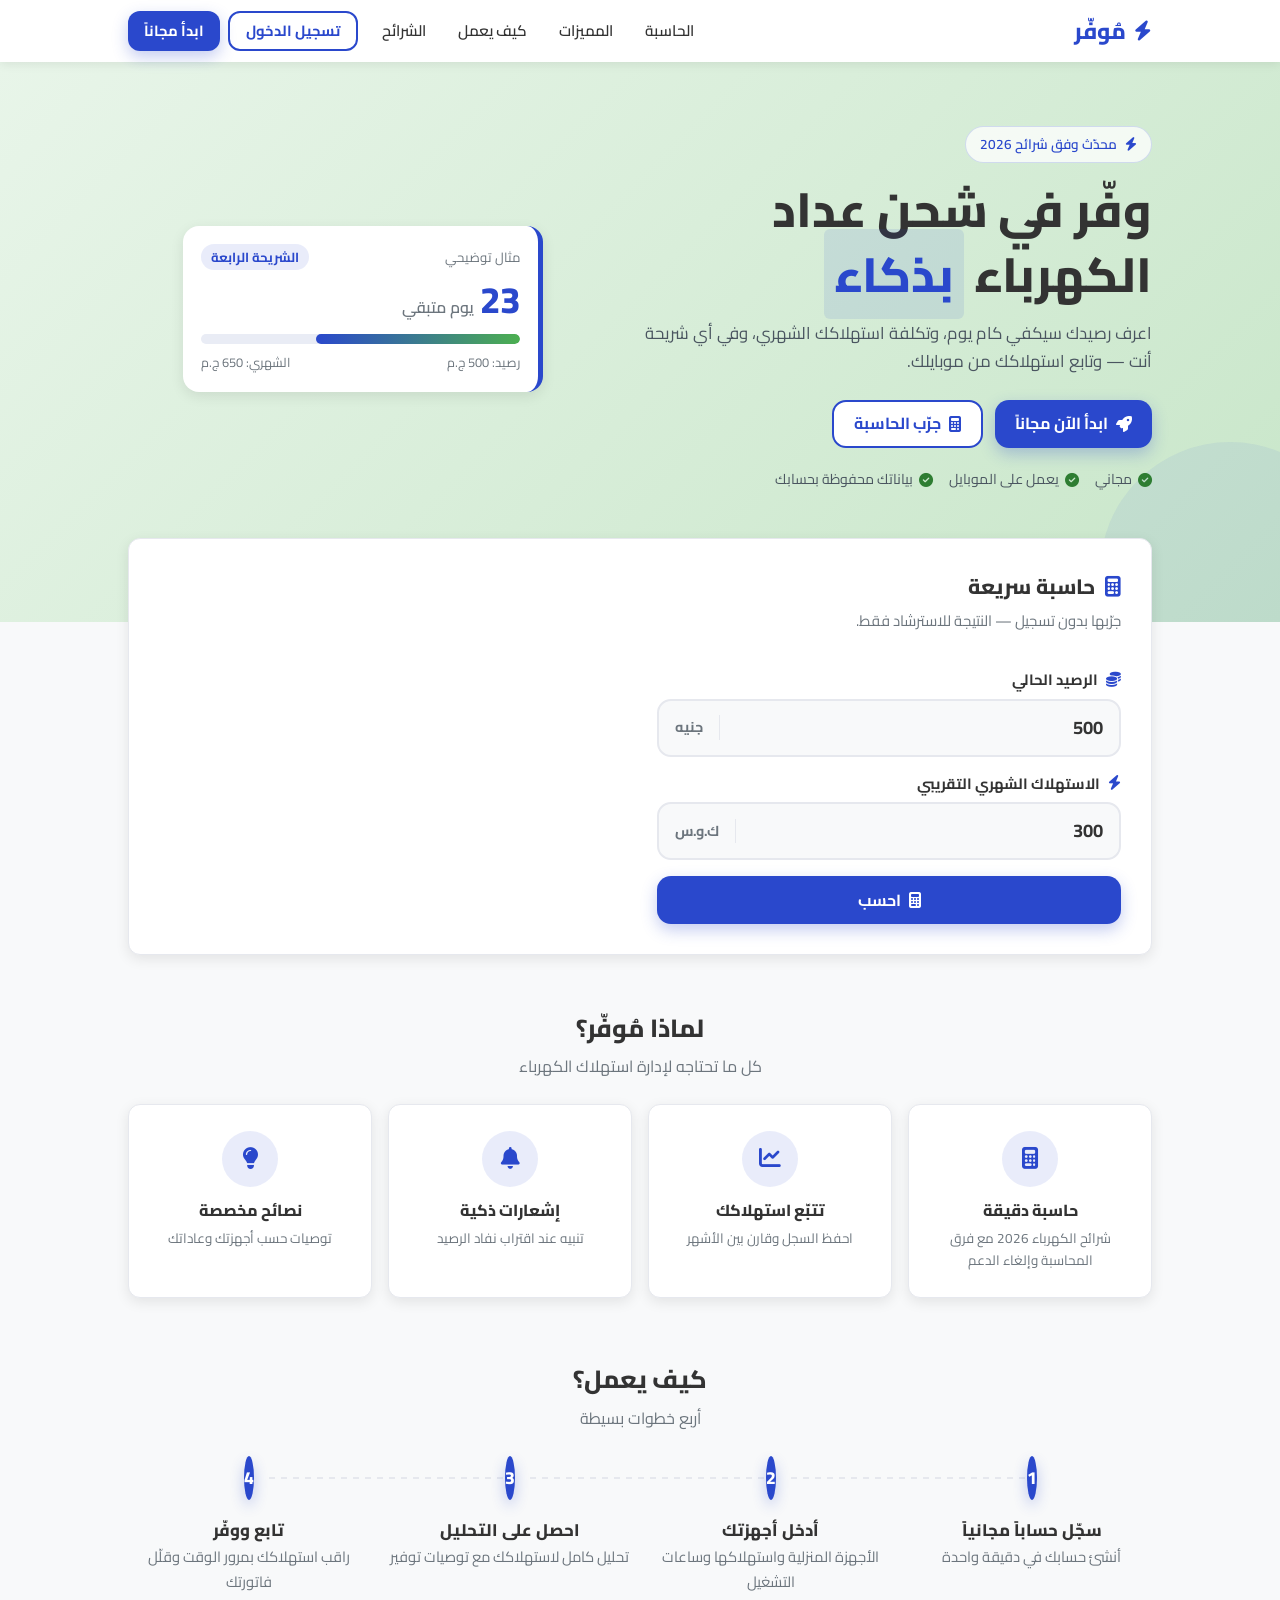
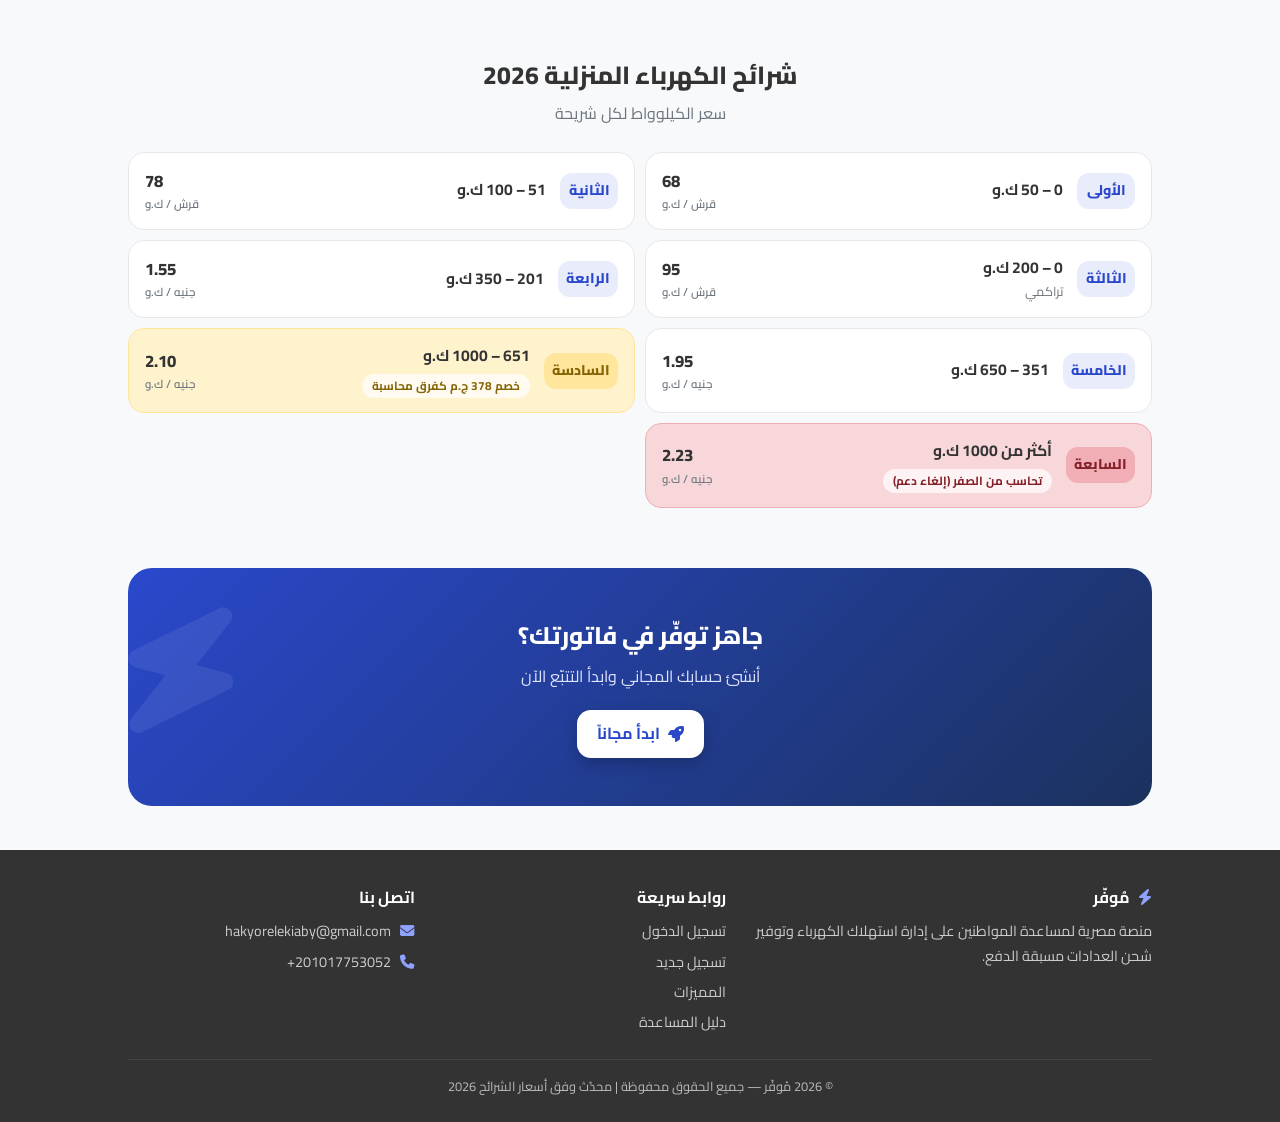
<file: index.html>
<!DOCTYPE html>
<html lang="ar" dir="rtl">
<head>
<meta charset="UTF-8">
<meta name="viewport" content="width=device-width, initial-scale=1, viewport-fit=cover">
<meta name="theme-color" content="#ffffff">
<meta name="description" content="حاسبة ذكية لشرائح الكهرباء المصرية 2026 تساعدك على تتبع استهلاكك وتوفير شحن العداد.">
<script src="js/config.js"></script>
<script src="js/api.js"></script>
<title>مُوفّر - توفير شحن عداد الكهرباء المصري</title>
<link rel="preconnect" href="https://fonts.googleapis.com">
<link rel="preconnect" href="https://fonts.gstatic.com" crossorigin>
<link href="https://fonts.googleapis.com/css2?family=Cairo:wght@400;600;700;800&display=swap" rel="stylesheet">
<link rel="stylesheet" href="https://cdnjs.cloudflare.com/ajax/libs/font-awesome/6.4.0/css/all.min.css">
<style>
:root{
  --ink:#333; --brand:#2a48cc; --brand-2:#1b325e; --accent:#2a48cc; --accent-ink:#fff;
  --bg:#f8f9fa; --card:#fff; --text:#333; --muted:#6c757d; --line:#e6e8ee;
  --ok:#2e7d32; --warn:#856404; --danger:#dc3545;
  --r:12px; --shadow:0 4px 14px rgba(0,0,0,.09);
  --safe-b:env(safe-area-inset-bottom,0px); --safe-t:env(safe-area-inset-top,0px);
}
*{box-sizing:border-box;margin:0;padding:0}
html{scroll-behavior:smooth;-webkit-text-size-adjust:100%;scroll-padding-top:76px}
body{font-family:'Cairo',system-ui,sans-serif;background:var(--bg);color:var(--text);line-height:1.7;overflow-x:hidden;-webkit-tap-highlight-color:transparent}
a{color:inherit;text-decoration:none}
button,input{font-family:inherit}
img,svg{max-width:100%;display:block}
.wrap{width:100%;max-width:1080px;margin:0 auto;padding:0 18px}
:focus-visible{outline:3px solid var(--accent);outline-offset:2px;border-radius:8px}

/* ---------- top bar ---------- */
.top{position:sticky;top:0;z-index:50;background:#fff;box-shadow:0 2px 10px rgba(0,0,0,.08);padding-top:var(--safe-t);color:var(--text)}
.top .wrap{display:flex;align-items:center;gap:10px;height:62px}
.logo{display:flex;align-items:center;gap:8px;font-weight:800;font-size:1.4rem;margin-inline-end:auto;color:var(--brand)}
.logo i{color:var(--brand);font-size:1.25rem}
.top-actions{display:flex;gap:8px;align-items:center}
.btn{display:inline-flex;align-items:center;justify-content:center;gap:8px;border:0;cursor:pointer;font-weight:700;font-size:1rem;border-radius:14px;padding:0 20px;min-height:48px;transition:transform .12s,box-shadow .2s,background .2s}
.btn:active{transform:scale(.97)}
.btn-accent{background:var(--brand);color:#fff;box-shadow:0 6px 16px rgba(42,72,204,.28)}
.btn-accent:hover{background:#2340b8}
.btn-ghost{background:#fff;color:var(--brand);border:2px solid var(--brand)}
.btn-ghost:hover{background:rgba(42,72,204,.07)}
.btn-brand{background:var(--brand);color:#fff;box-shadow:0 6px 16px rgba(42,72,204,.28)}
.btn-brand:hover{background:#2340b8}
.btn-sm{min-height:40px;padding:0 16px;font-size:.92rem;border-radius:12px}
.btn-block{width:100%}
.burger{display:none;width:44px;height:44px;border-radius:12px;border:0;background:#f1f3fb;color:var(--brand);font-size:1.2rem;cursor:pointer}
.menu{display:flex;gap:4px;align-items:center}
.menu a{color:var(--text);font-weight:600;padding:8px 14px;border-radius:10px;font-size:.95rem}
.menu a:hover{background:rgba(42,72,204,.08);color:var(--brand)}

/* ---------- hero ---------- */
.hero{background:linear-gradient(135deg,#E8F5E9 0%,#C8E6C9 100%);color:var(--text);padding:34px 0 96px;position:relative;overflow:hidden}
.hero::after{content:"";position:absolute;inset-inline-start:-80px;bottom:-80px;width:260px;height:260px;border-radius:50%;background:rgba(42,72,204,.07)}
.hero .wrap{display:grid;gap:28px;position:relative;z-index:1}
.pill{display:inline-flex;align-items:center;gap:8px;background:rgba(255,255,255,.75);border:1px solid rgba(42,72,204,.18);padding:6px 14px;border-radius:999px;font-size:.85rem;font-weight:600;color:var(--brand);width:fit-content}
.pill i{color:var(--brand)}
.hero h1{font-size:2.05rem;line-height:1.35;font-weight:800;margin:14px 0 12px}
.hero h1 em{font-style:normal;color:var(--brand);background:rgba(42,72,204,.1);padding:0 10px;border-radius:6px;white-space:nowrap}
.hero p.lead{color:#4a5560;font-size:1.05rem;max-width:520px}
.cta{display:grid;gap:12px;margin-top:24px}
.chips{display:flex;flex-wrap:wrap;gap:8px 16px;margin-top:20px;color:#4a5560;font-size:.88rem}
.chips span{display:flex;align-items:center;gap:6px}
.chips i{color:#2e7d32}

.mock{background:#fff;border-radius:16px;padding:18px;box-shadow:var(--shadow);max-width:360px;border-right:5px solid var(--brand)}
.mock-h{display:flex;justify-content:space-between;align-items:center;font-size:.82rem;color:var(--muted);margin-bottom:10px}
.mock-h b{background:rgba(42,72,204,.1);color:var(--brand);padding:2px 10px;border-radius:999px;font-weight:700}
.mock-big{font-size:2.3rem;font-weight:800;line-height:1.1;color:var(--brand)}
.mock-big small{font-size:1rem;font-weight:600;color:var(--muted);margin-inline-start:6px}
.bar{height:10px;background:#e9ecf5;border-radius:99px;overflow:hidden;margin:14px 0 8px}
.bar i{display:block;height:100%;width:64%;background:linear-gradient(90deg,#2a48cc,#4caf50);border-radius:99px}
.mock-f{display:flex;justify-content:space-between;font-size:.8rem;color:var(--muted)}

/* ---------- calculator ---------- */
.calc{margin-top:-64px;position:relative;z-index:5}
.card{background:var(--card);border-radius:var(--r);box-shadow:var(--shadow);border:1px solid var(--line)}
.calc .card{padding:22px 18px}
.sec-title{display:flex;align-items:center;gap:10px;font-size:1.3rem;font-weight:800;color:var(--ink)}
.sec-title i{color:var(--brand)}
.sec-sub{color:var(--muted);font-size:.93rem;margin:4px 0 18px}
.fields{display:grid;grid-template-columns:minmax(0,1fr);gap:14px}
.field,.left,.right,.hero .wrap>*{min-width:0}
.field label{display:flex;align-items:center;gap:8px;font-weight:700;font-size:.93rem;margin-bottom:6px;color:var(--ink)}
.field label i{color:var(--brand)}
.input{display:flex;align-items:center;background:#f8f9fa;border:2px solid var(--line);border-radius:14px;transition:border .15s,background .15s}
.input:focus-within{border-color:var(--brand);background:#fff}
.input input{flex:1;width:100%;min-width:0;background:none;border:0;outline:0;font-size:1.15rem;font-weight:700;color:var(--text);padding:0 16px;min-height:54px;text-align:right}
.input span{padding:0 16px;color:var(--muted);font-weight:700;font-size:.9rem;border-inline-start:1px solid var(--line)}
.err{display:none;margin-top:12px;background:#fdecea;color:var(--danger);padding:10px 14px;border-radius:12px;font-size:.92rem;font-weight:600}
.err.show{display:block}
#quick-calculate{margin-top:16px}
.result{display:none;margin-top:18px;border-top:1px dashed var(--line);padding-top:18px;animation:rise .35s ease}
.result.show{display:block}
@keyframes rise{from{opacity:0;transform:translateY(8px)}to{opacity:1;transform:none}}
.stats{display:grid;grid-template-columns:1fr 1fr;gap:10px}
.stat{background:#f8f9fa;border:1px solid var(--line);border-radius:14px;padding:14px}
.stat.wide{grid-column:1/-1;background:linear-gradient(135deg,#2a48cc,#1b325e);color:#fff}
.stat small{display:block;color:var(--muted);font-size:.8rem;font-weight:600}
.stat.wide small{color:#dfe4ff}
.stat strong{font-size:1.5rem;font-weight:800;line-height:1.3;display:block}
.stat.wide strong{font-size:2rem}
.stat strong span{font-size:.9rem;font-weight:600;opacity:.8;margin-inline-start:4px}
.note{margin-top:12px;font-size:.85rem;color:var(--muted);display:flex;gap:8px;align-items:flex-start}
.note i{color:var(--brand);margin-top:5px}

/* ---------- sections ---------- */
section.s{padding:52px 0 8px}
.s-head{text-align:center;margin-bottom:24px}
.s-head h2{font-size:1.55rem;font-weight:800;color:var(--ink)}
.s-head p{color:var(--muted);margin-top:4px}
.features{display:grid;grid-template-columns:1fr 1fr;gap:12px}
.feat{padding:18px 14px;text-align:center}
.feat .ic{width:56px;height:56px;border-radius:50%;margin:0 auto 10px;display:grid;place-items:center;font-size:1.35rem;color:var(--brand);background:rgba(42,72,204,.1)}
.feat h3{font-size:1rem;font-weight:800;color:var(--ink);margin-bottom:4px}
.feat p{font-size:.84rem;color:var(--muted);line-height:1.6}

.steps{display:grid;gap:0;counter-reset:s;position:relative}
.step{display:flex;gap:14px;padding-bottom:20px;position:relative}
.step:not(:last-child)::before{content:"";position:absolute;inset-inline-start:21px;top:44px;bottom:0;width:2px;background:repeating-linear-gradient(var(--line) 0 6px,transparent 6px 12px)}
.num{flex:0 0 44px;height:44px;border-radius:50%;background:var(--brand);color:#fff;display:grid;place-items:center;font-weight:800;font-size:1.1rem;box-shadow:0 6px 14px rgba(42,72,204,.3)}
.step h3{font-size:1.05rem;font-weight:800;color:var(--ink);margin-top:2px}
.step p{color:var(--muted);font-size:.92rem}

/* tariffs */
.tiers{display:grid;gap:10px}
.tier{display:flex;align-items:center;gap:14px;padding:14px 16px;border-radius:16px;background:var(--card);border:1px solid var(--line)}
.tier .t-n{flex:0 0 auto;min-width:58px;text-align:center;font-weight:800;color:var(--brand);background:rgba(42,72,204,.1);border-radius:12px;padding:6px 8px;font-size:.88rem}
.tier .t-m{flex:1;min-width:0}
.tier .t-m b{display:block;font-size:.98rem;color:var(--ink)}
.tier .t-m small{color:var(--muted);font-size:.8rem;display:block}
.tier .t-p{flex:0 0 auto;text-align:left;font-weight:800;color:var(--ink);font-size:1.05rem;direction:rtl}
.tier .t-p small{display:block;font-weight:600;color:var(--muted);font-size:.72rem}
.tier.hl{border-color:#ffe69c;background:#FFF3CD}
.tier.hl .t-n{background:#ffe69c;color:var(--warn)}
.tier.imp{border-color:#f1aeb5;background:#F8D7DA}
.tier.imp .t-n{background:#f1aeb5;color:#842029}
.tier .tag{display:inline-block;margin-top:4px;font-size:.74rem;font-weight:700;padding:2px 10px;border-radius:99px;background:rgba(255,255,255,.7);color:var(--warn)}
.tier.imp .tag{color:#842029}

/* final cta */
.final{margin:52px 0 0}
.final .box{background:linear-gradient(135deg,#2a48cc,#1b325e);color:#fff;border-radius:24px;padding:30px 22px;text-align:center;position:relative;overflow:hidden}
.final .box::before{content:"\f0e7";font-family:"Font Awesome 6 Free";font-weight:900;position:absolute;inset-inline-end:-10px;top:-20px;font-size:9rem;color:rgba(255,255,255,.08);transform:rotate(15deg)}
.final h2{font-size:1.5rem;font-weight:800;position:relative}
.final p{color:#dfe4ff;margin:6px 0 20px;position:relative}
.final .btn{position:relative;background:#fff;color:var(--brand);box-shadow:0 6px 16px rgba(0,0,0,.2)}
.final .btn:hover{background:#f1f3fb}

/* footer */
footer{margin-top:44px;background:#333;color:#ccc;padding:34px 0 calc(24px + var(--safe-b))}
.f-grid{display:grid;gap:24px}
footer h3{color:#fff;font-size:1rem;margin-bottom:8px;display:flex;gap:8px;align-items:center}
footer h3 i{color:#8fa2ff}
footer p,footer li{font-size:.9rem}
footer ul{list-style:none;display:grid;gap:6px}
footer a:hover{color:#fff}
footer li i{margin-inline-end:8px;color:#8fa2ff;width:16px;text-align:center}
.copy{border-top:1px solid #444;margin-top:24px;padding-top:16px;font-size:.8rem;text-align:center;color:#bbb}

/* sticky mobile CTA */
.sticky-cta{position:fixed;inset-inline:12px;bottom:calc(12px + var(--safe-b));z-index:40;display:none;transform:translateY(140%);transition:transform .3s ease}
.sticky-cta.show{transform:none}
.sticky-cta .btn{width:100%;min-height:54px;box-shadow:0 10px 24px rgba(42,72,204,.4)}

/* ---------- mobile menu ---------- */
@media (max-width:820px){
  .burger{display:grid;place-items:center}
  .menu{display:none;position:absolute;top:100%;inset-inline:0;background:#fff;flex-direction:column;align-items:stretch;padding:8px 14px 18px;border-top:1px solid var(--line);box-shadow:0 18px 30px rgba(0,0,0,.15)}
  .menu.open{display:flex}
  .menu a{padding:14px 12px;font-size:1.02rem}
  .top-actions .btn-ghost{display:none}
  .sticky-cta{display:block}
  body.has-sticky{padding-bottom:calc(84px + var(--safe-b))}
}
@media (max-width:360px){
  .hero h1{font-size:1.75rem}
  .stat strong{font-size:1.25rem}
  .tier{padding:12px}
}

/* ---------- desktop ---------- */
@media (min-width:821px){
  .wrap{padding:0 28px}
  .hero{padding:64px 0 130px}
  .hero .wrap{grid-template-columns:1.15fr .85fr;align-items:center;gap:48px}
  .hero h1{font-size:3rem}
  .cta{grid-template-columns:auto auto;justify-content:start}
  .calc{margin-top:-84px}
  .calc .card{padding:30px;display:grid;grid-template-columns:1fr 1fr;gap:34px;align-items:start}
  .calc .head{grid-column:1/-1}
  .calc .head .sec-sub{margin-bottom:0}
  .result{margin-top:0;border-top:0;padding-top:0}
  .result.show{display:block}
  .calc .right{min-height:100px}
  .features{grid-template-columns:repeat(4,1fr);gap:16px}
  .feat{padding:26px 18px}
  .steps{grid-template-columns:repeat(4,1fr);gap:20px}
  .step{flex-direction:column;align-items:center;text-align:center;padding-bottom:0}
  .step:not(:last-child)::before{inset-inline-start:auto;inset-inline-end:-50%;top:21px;bottom:auto;width:100%;height:2px;background:repeating-linear-gradient(90deg,var(--line) 0 6px,transparent 6px 12px);z-index:0}
  .num{position:relative;z-index:1}
  .tiers{grid-template-columns:1fr 1fr}
  .f-grid{grid-template-columns:1.4fr 1fr 1fr}
  .final .box{padding:48px}
}
@media (prefers-reduced-motion:reduce){*{animation:none!important;transition:none!important;scroll-behavior:auto!important}}
</style>
</head>
<body>

<!-- ===== Top bar ===== -->
<header class="top">
  <div class="wrap">
    <a href="index.html" class="logo" aria-label="مُوفّر"><i class="fas fa-bolt"></i><span>مُوفّر</span></a>
    <nav class="menu" id="menu" aria-label="القائمة الرئيسية">
      <a href="#calculator">الحاسبة</a>
      <a href="#features">المميزات</a>
      <a href="#how-it-works">كيف يعمل</a>
      <a href="#tariffs">الشرائح</a>
    </nav>
    <div class="top-actions" id="top-actions">
      <a href="login.html" class="btn btn-ghost btn-sm">تسجيل الدخول</a>
      <a href="register.html" class="btn btn-accent btn-sm">ابدأ مجاناً</a>
    </div>
    <button class="burger" id="burger" aria-label="فتح القائمة" aria-expanded="false" aria-controls="menu"><i class="fas fa-bars"></i></button>
  </div>
</header>

<main>
<!-- ===== Hero ===== -->
<section class="hero">
  <div class="wrap">
    <div>
      <span class="pill"><i class="fas fa-bolt"></i> محدّث وفق شرائح 2026</span>
      <h1>وفّر في شحن عداد الكهرباء <em>بذكاء</em></h1>
      <p class="lead">اعرف رصيدك سيكفي كام يوم، وتكلفة استهلاكك الشهري، وفي أي شريحة أنت — وتابع استهلاكك من موبايلك.</p>
      <div class="cta">
        <a href="register.html" class="btn btn-accent btn-block"><i class="fas fa-rocket"></i> ابدأ الآن مجاناً</a>
        <a href="#calculator" class="btn btn-ghost btn-block"><i class="fas fa-calculator"></i> جرّب الحاسبة</a>
      </div>
      <div class="chips">
        <span><i class="fas fa-check-circle"></i> مجاني</span>
        <span><i class="fas fa-check-circle"></i> يعمل على الموبايل</span>
        <span><i class="fas fa-check-circle"></i> بياناتك محفوظة بحسابك</span>
      </div>
    </div>

    <div class="mock" aria-hidden="true">
      <div class="mock-h"><span>مثال توضيحي</span><b>الشريحة الرابعة</b></div>
      <div class="mock-big">23<small>يوم متبقي</small></div>
      <div class="bar"><i></i></div>
      <div class="mock-f"><span>رصيد: 500 ج.م</span><span>الشهري: 650 ج.م</span></div>
    </div>
  </div>
</section>

<!-- ===== Quick calculator ===== -->
<section id="calculator" class="calc">
  <div class="wrap">
    <div class="card">
      <div class="head">
        <h2 class="sec-title"><i class="fas fa-calculator"></i> حاسبة سريعة</h2>
        <p class="sec-sub">جرّبها بدون تسجيل — النتيجة للاسترشاد فقط.</p>
      </div>

      <div class="left">
        <div class="fields">
          <div class="field">
            <label for="balance"><i class="fas fa-coins"></i> الرصيد الحالي</label>
            <div class="input"><input type="number" id="balance" inputmode="decimal" placeholder="500" min="0" step="10" value="500"><span>جنيه</span></div>
          </div>
          <div class="field">
            <label for="consumption"><i class="fas fa-bolt"></i> الاستهلاك الشهري التقريبي</label>
            <div class="input"><input type="number" id="consumption" inputmode="decimal" placeholder="300" min="0" step="10" value="300"><span>ك.و.س</span></div>
          </div>
        </div>
        <div class="err" id="calc-err" role="alert">يرجى إدخال أرقام أكبر من صفر.</div>
        <button id="quick-calculate" class="btn btn-brand btn-block"><i class="fas fa-calculator"></i> احسب</button>
      </div>

      <div class="right">
        <div id="quick-result" class="result" aria-live="polite">
          <div class="stats">
            <div class="stat wide"><small>الرصيد سيكفي لحوالي</small><strong><span id="days-left" style="font-size:inherit;opacity:1;margin:0">0</span><span>يوم</span></strong></div>
            <div class="stat"><small>التكلفة الشهرية</small><strong><span id="monthly-cost" style="font-size:inherit;opacity:1;margin:0">0</span><span>ج.م</span></strong></div>
            <div class="stat"><small>الشريحة الحالية</small><strong id="current-slab" style="font-size:1.1rem">-</strong></div>
          </div>
          <p class="note"><i class="fas fa-info-circle"></i> للحصول على نتائج دقيقة، سجّل وأدخل أجهزتك الفعلية.</p>
        </div>
      </div>
    </div>
  </div>
</section>

<!-- ===== Features ===== -->
<section id="features" class="s">
  <div class="wrap">
    <div class="s-head"><h2>لماذا مُوفّر؟</h2><p>كل ما تحتاجه لإدارة استهلاك الكهرباء</p></div>
    <div class="features">
      <div class="card feat"><div class="ic"><i class="fas fa-calculator"></i></div><h3>حاسبة دقيقة</h3><p>شرائح الكهرباء 2026 مع فرق المحاسبة وإلغاء الدعم</p></div>
      <div class="card feat"><div class="ic"><i class="fas fa-chart-line"></i></div><h3>تتبّع استهلاكك</h3><p>احفظ السجل وقارن بين الأشهر</p></div>
      <div class="card feat"><div class="ic"><i class="fas fa-bell"></i></div><h3>إشعارات ذكية</h3><p>تنبيه عند اقتراب نفاد الرصيد</p></div>
      <div class="card feat"><div class="ic"><i class="fas fa-lightbulb"></i></div><h3>نصائح مخصصة</h3><p>توصيات حسب أجهزتك وعاداتك</p></div>
    </div>
  </div>
</section>

<!-- ===== How it works ===== -->
<section id="how-it-works" class="s">
  <div class="wrap">
    <div class="s-head"><h2>كيف يعمل؟</h2><p>أربع خطوات بسيطة</p></div>
    <div class="steps">
      <div class="step"><div class="num">1</div><div><h3>سجّل حساباً مجانياً</h3><p>أنشئ حسابك في دقيقة واحدة</p></div></div>
      <div class="step"><div class="num">2</div><div><h3>أدخل أجهزتك</h3><p>الأجهزة المنزلية واستهلاكها وساعات التشغيل</p></div></div>
      <div class="step"><div class="num">3</div><div><h3>احصل على التحليل</h3><p>تحليل كامل لاستهلاكك مع توصيات توفير</p></div></div>
      <div class="step"><div class="num">4</div><div><h3>تابع ووفّر</h3><p>راقب استهلاكك بمرور الوقت وقلّل فاتورتك</p></div></div>
    </div>
  </div>
</section>

<!-- ===== Tariffs ===== -->
<section id="tariffs" class="s">
  <div class="wrap">
    <div class="s-head"><h2>شرائح الكهرباء المنزلية 2026</h2><p>سعر الكيلوواط لكل شريحة</p></div>
    <div class="tiers">
      <div class="tier"><span class="t-n">الأولى</span><div class="t-m"><b>0 – 50 ك.و</b></div><div class="t-p">68<small>قرش / ك.و</small></div></div>
      <div class="tier"><span class="t-n">الثانية</span><div class="t-m"><b>51 – 100 ك.و</b></div><div class="t-p">78<small>قرش / ك.و</small></div></div>
      <div class="tier"><span class="t-n">الثالثة</span><div class="t-m"><b>0 – 200 ك.و</b><small>تراكمي</small></div><div class="t-p">95<small>قرش / ك.و</small></div></div>
      <div class="tier"><span class="t-n">الرابعة</span><div class="t-m"><b>201 – 350 ك.و</b></div><div class="t-p">1.55<small>جنيه / ك.و</small></div></div>
      <div class="tier"><span class="t-n">الخامسة</span><div class="t-m"><b>351 – 650 ك.و</b></div><div class="t-p">1.95<small>جنيه / ك.و</small></div></div>
      <div class="tier hl"><span class="t-n">السادسة</span><div class="t-m"><b>651 – 1000 ك.و</b><span class="tag">خصم 378 ج.م كفرق محاسبة</span></div><div class="t-p">2.10<small>جنيه / ك.و</small></div></div>
      <div class="tier imp"><span class="t-n">السابعة</span><div class="t-m"><b>أكثر من 1000 ك.و</b><span class="tag">تحاسب من الصفر (إلغاء دعم)</span></div><div class="t-p">2.23<small>جنيه / ك.و</small></div></div>
    </div>
  </div>
</section>

<!-- ===== Final CTA ===== -->
<section class="final">
  <div class="wrap">
    <div class="box">
      <h2>جاهز توفّر في فاتورتك؟</h2>
      <p>أنشئ حسابك المجاني وابدأ التتبّع الآن</p>
      <a href="register.html" class="btn btn-accent"><i class="fas fa-rocket"></i> ابدأ مجاناً</a>
    </div>
  </div>
</section>
</main>

<footer>
  <div class="wrap">
    <div class="f-grid">
      <div>
        <h3><i class="fas fa-bolt"></i> مُوفّر</h3>
        <p>منصة مصرية لمساعدة المواطنين على إدارة استهلاك الكهرباء وتوفير شحن العدادات مسبقة الدفع.</p>
      </div>
      <div>
        <h3>روابط سريعة</h3>
        <ul>
          <li><a href="login.html">تسجيل الدخول</a></li>
          <li><a href="register.html">تسجيل جديد</a></li>
          <li><a href="#features">المميزات</a></li>
          <li><a href="help-guide.html">دليل المساعدة</a></li>
        </ul>
      </div>
      <div>
        <h3>اتصل بنا</h3>
        <ul>
          <li><a href="mailto:hakyorelekiaby@gmail.com"><i class="fas fa-envelope"></i>hakyorelekiaby@gmail.com</a></li>
          <li><a href="tel:+201017753052"><i class="fas fa-phone"></i><span dir="ltr">+201017753052</span></a></li>
        </ul>
      </div>
    </div>
    <div class="copy">© 2026 مُوفّر — جميع الحقوق محفوظة | محدّث وفق أسعار الشرائح 2026</div>
  </div>
</footer>

<div class="sticky-cta" id="sticky-cta"><a href="register.html" class="btn btn-accent"><i class="fas fa-rocket"></i> ابدأ مجاناً</a></div>

<script src="js/calculator.js"></script>
<script src="js/auth.js?v=2"></script>
<script>
document.addEventListener('DOMContentLoaded', function () {
  var $ = function (id) { return document.getElementById(id); };

  // ----- mobile menu -----
  var burger = $('burger'), menu = $('menu');
  burger.addEventListener('click', function () {
    var open = menu.classList.toggle('open');
    burger.setAttribute('aria-expanded', open);
    burger.querySelector('i').className = open ? 'fas fa-times' : 'fas fa-bars';
  });
  menu.addEventListener('click', function (e) {
    if (e.target.closest('a')) { menu.classList.remove('open'); burger.setAttribute('aria-expanded', 'false'); burger.querySelector('i').className = 'fas fa-bars'; }
  });

  // ----- quick calculator -----
  function calc() {
    var balance = parseFloat($('balance').value) || 0;
    var kwh = parseFloat($('consumption').value) || 0;
    var err = $('calc-err'), box = $('quick-result');
    if (balance <= 0 || kwh <= 0) { err.classList.add('show'); box.classList.remove('show'); return; }
    err.classList.remove('show');
    var C = window.ElectricityCalculator;
    if (!C) { err.textContent = 'تعذر تحميل الحاسبة، أعد تحميل الصفحة.'; err.classList.add('show'); return; }
    var cost = C.calculateElectricityCost(kwh);
    var days = cost > 0 ? Math.floor((balance / cost) * 30) : 0;
    $('days-left').textContent = days;
    $('monthly-cost').textContent = cost.toFixed(2);
    $('current-slab').textContent = C.getCurrentSlab(kwh);
    box.classList.add('show');
    if (window.innerWidth < 821) box.scrollIntoView({ behavior: 'smooth', block: 'center' });
  }
  $('quick-calculate').addEventListener('click', calc);
  ['balance', 'consumption'].forEach(function (id) {
    $(id).addEventListener('keydown', function (e) { if (e.key === 'Enter') calc(); });
  });

  // ----- signed-in state -----
  var logged = window.Auth && window.Auth.isLoggedIn && window.Auth.isLoggedIn();
  if (logged) {
    $('top-actions').innerHTML = '<a href="dashboard.html" class="btn btn-accent btn-sm"><i class="fas fa-tachometer-alt"></i> لوحة التحكم</a>';
    document.querySelectorAll('a[href="register.html"]').forEach(function (a) {
      a.setAttribute('href', 'dashboard.html');
      a.innerHTML = a.innerHTML.replace('ابدأ الآن مجاناً', 'لوحة التحكم').replace('ابدأ مجاناً', 'لوحة التحكم');
    });
  }

  // ----- sticky CTA: show after the hero, hide near the footer -----
  var sticky = $('sticky-cta');
  if (!logged) {
    document.body.classList.add('has-sticky');
    var hero = document.querySelector('.hero'), footer = document.querySelector('footer');
    var update = function () {
      var past = window.scrollY > hero.offsetHeight - 80;
      var nearEnd = footer.getBoundingClientRect().top < window.innerHeight - 40;
      sticky.classList.toggle('show', past && !nearEnd);
    };
    window.addEventListener('scroll', update, { passive: true });
    update();
  } else { sticky.remove(); }
});
</script>
</body>
</html>
</file>
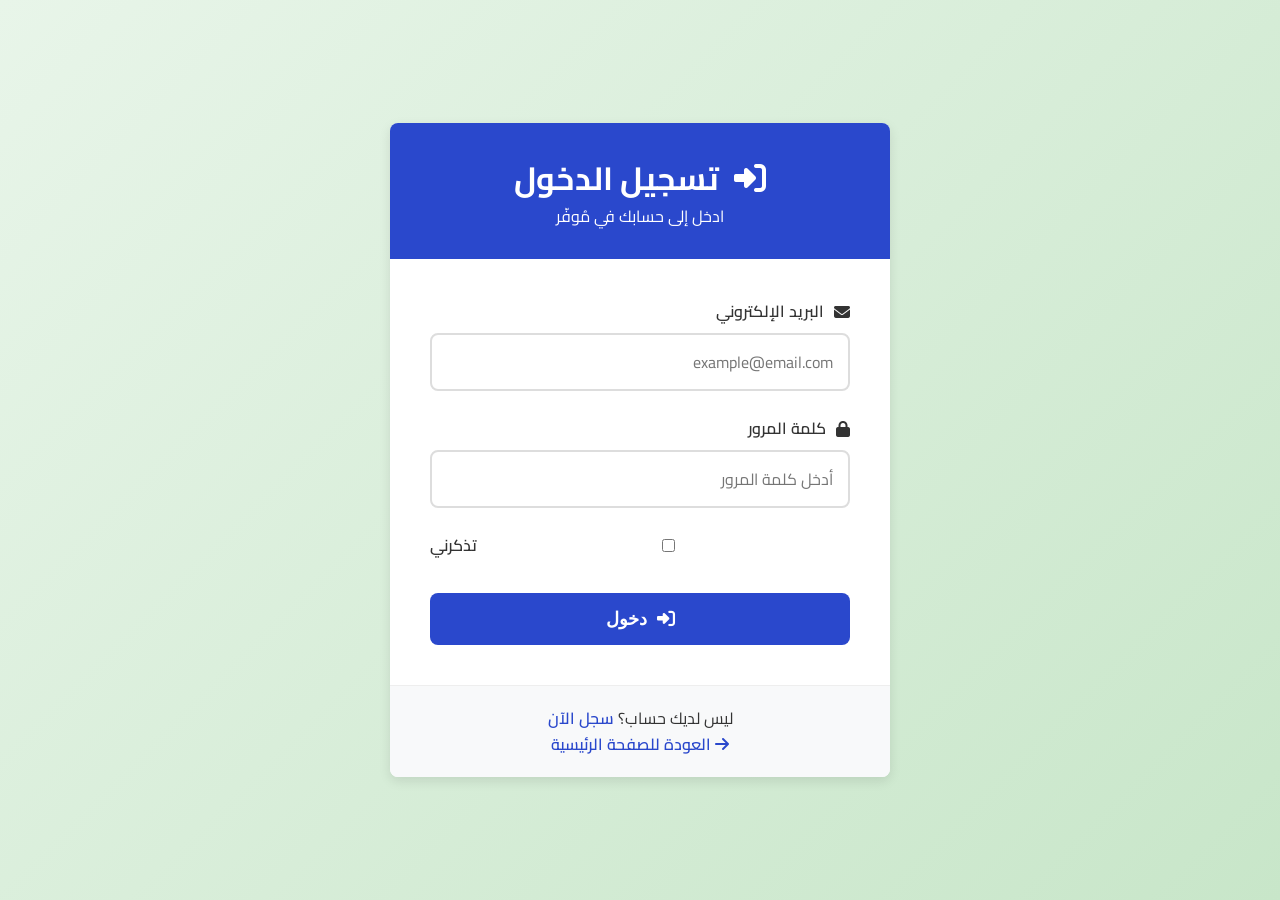
<file: data-entry.html>
<!DOCTYPE html>
<html lang="ar" dir="rtl">
<head>
    <meta charset="UTF-8">
    <meta name="viewport" content="width=device-width, initial-scale=1, viewport-fit=cover">
    <meta name="theme-color" content="#0f0096">
    <script src="js/config.js"></script>
    <script src="js/api.js"></script>
    <title>إدخال البيانات - مُوفّر</title>
    <link rel="stylesheet" href="css/style.css">
    <link rel="stylesheet" href="css/mobile.css">
    <link rel="stylesheet" href="https://cdnjs.cloudflare.com/ajax/libs/font-awesome/6.4.0/css/all.min.css">
    <link href="https://fonts.googleapis.com/css2?family=Cairo:wght@300;400;500;600;700&display=swap" rel="stylesheet">
</head>
<body class="dashboard">
    <!-- شريط التنقل العلوي -->
    <header class="dashboard-header">
        <div class="container">
            <nav class="dashboard-nav">
                <a href="index.html" class="logo">
                    <i class="fas fa-bolt"></i>
                    <span>مُوفّر</span>
                </a>
                
                <div class="user-info">
                    <div class="user-avatar" id="user-avatar">?</div>
                    <div>
                        <p style="font-weight: 600;" id="user-name">مرحباً</p>
                        <p style="font-size: 14px; color: var(--gray-color);" id="user-since">...</p>
                    </div>
                </div>
                
                <div class="dashboard-links">
                    <a href="dashboard.html"><i class="fas fa-tachometer-alt"></i> لوحة التحكم</a>
                    <a href="data-entry.html" class="active"><i class="fas fa-edit"></i> إدخال البيانات</a>
                    <a href="history.html"><i class="fas fa-history"></i> السجل</a>
                    <a href="help-guide.html"><i class="fa fa-question-circle"></i> دليل المساعدة</a>
                    <a href="profile.html"><i class="fas fa-user-circle"></i> حسابك</a>
                    <a href="#" id="logout-link"><i class="fas fa-sign-out-alt"></i> خروج</a>
                </div>
                </div>
            </nav>
        </div>
    </header>

    <!-- محتوى صفحة إدخال البيانات -->
    <main class="dashboard-content">
        <div class="container">
            <h1 style="margin-bottom: 30px;"><i class="fas fa-edit"></i> إدخال بيانات الاستهلاك</h1>
            
            <!-- نموذج إدخال الرصيد -->
            <div class="appliance-form">
                <h3><i class="fas fa-coins"></i> الرصيد الحالي في العداد</h3>
                
                <div class="form-group">
                    <label for="current-balance"><i class="fas fa-wallet"></i> قيمة الرصيد (جنيه مصري)</label>
                    <input type="number" id="current-balance" placeholder="أدخل قيمة الرصيد الحالي" min="0" step="10">
                    <small style="color: var(--gray-color); display: block; margin-top: 5px;">
                        يمكنك معرفة الرصيد من شاشة العداد أو من الإيصال الأخير
                    </small>
                </div>
                
                <div class="form-actions" style="margin-top: 20px;">
                    <button id="save-balance" class="btn btn-primary">
                        <i class="fas fa-save"></i> حفظ الرصيد
                    </button>
                </div>
            </div>
            
            <!-- نموذج إضافة جهاز -->
            <div class="appliance-form">
                <h3><i class="fas fa-plus-circle"></i> إضافة جهاز كهربائي</h3>
                
                <div class="form-row">
                    <div class="form-group">
                        <label for="appliance-select"><i class="fas fa-plug"></i> اختر جهاز من القائمة</label>
                        <select id="appliance-select" class="form-control">
                            <option value="">-- اختر جهازًا --</option>
                            <!-- سيتم تعبئتها بواسطة JavaScript -->
                        </select>
                    </div>
                    
                    <div class="form-group">
                        <label for="custom-appliance"><i class="fas fa-edit"></i> أو أدخل اسم جهاز مخصص</label>
                        <input type="text" id="custom-appliance" placeholder="مثل: شاحن لابتوب">
                    </div>
                </div>
                
                <div class="form-row">
                    <div class="form-group">
                        <label for="power-consumption"><i class="fas fa-bolt"></i> استهلاك الجهاز (كيلوواط/ساعة)</label>
                        <input type="number" id="power-consumption" placeholder="مثال: 1.5" min="0" step="0.01">
                        <small style="color: var(--gray-color); display: block; margin-top: 5px;">
                            عادةً مكتوب على الجهاز أو في دليل المستخدم
                        </small>
                    </div>
                    
                    <div class="form-group">
                        <label for="hours-usage"><i class="fas fa-clock"></i> متوسط ساعات التشغيل يومياً</label>
                        <input type="number" id="hours-usage" placeholder="مثال: 8" min="0" max="24" step="0.5">
                        <small style="color: var(--gray-color); display: block; margin-top: 5px;">
                            عدد الساعات التي يعمل بها الجهاز في اليوم
                        </small>
                    </div>
                    
                    <div class="form-group">
                        <label for="quantity"><i class="fas fa-copy"></i> العدد</label>
                        <input type="number" id="quantity" placeholder="مثال: 2" min="1" value="1">
                    </div>
                </div>
                
                <div class="form-actions">
                    <button id="add-appliance" class="btn btn-primary">
                        <i class="fas fa-plus"></i> إضافة الجهاز
                    </button>
                    <button id="reset-form" class="btn btn-secondary">
                        <i class="fas fa-redo"></i> مسح النموذج
                    </button>
                </div>
            </div>
            
            <!-- قائمة الأجهزة المضافة -->
            <div class="appliances-list">
                <h3 style="margin-bottom: 20px;"><i class="fas fa-list"></i> الأجهزة المضافة</h3>
                
                <div id="appliances-container">
                    <!-- سيتم تعبئتها بواسطة JavaScript -->
                </div>
                
                <div class="form-actions" style="margin-top: 30px;">
                    <button id="calculate-consumption" class="btn btn-success">
                        <i class="fas fa-calculator"></i> احسب الاستهلاك الكلي
                    </button>
                    <button id="save-all-data" class="btn btn-primary">
                        <i class="fas fa-save"></i> حفظ جميع البيانات
                    </button>
                </div>
            </div>
            
            <!-- نتائج الحساب -->
            <div id="calculation-results" class="dashboard-card" style="display: none; margin-top: 30px;">
                <div class="card-header">
                    <h3><i class="fas fa-chart-pie"></i> نتائج حساب الاستهلاك</h3>
                </div>
                
                <div class="result-content" style="display: grid; grid-template-columns: repeat(auto-fit, minmax(250px, 1fr)); gap: 20px;">
                    <div>
                        <h4><i class="fas fa-bolt"></i> الاستهلاك اليومي</h4>
                        <p style="font-size: 2rem; color: var(--primary-color); font-weight: 700;" id="daily-consumption">0</p>
                        <p>كيلوواط/ساعة</p>
                    </div>
                    
                    <div>
                        <h4><i class="fas fa-calendar-alt"></i> الاستهلاك الشهري</h4>
                        <p style="font-size: 2rem; color: var(--secondary-color); font-weight: 700;" id="monthly-consumption-result">0</p>
                        <p>كيلوواط/ساعة</p>
                    </div>
                    
                    <div>
                        <h4><i class="fas fa-money-bill-wave"></i> التكلفة الشهرية</h4>
                        <p style="font-size: 2rem; color: var(--success-color); font-weight: 700;" id="monthly-cost-result">0</p>
                        <p>جنيه مصري</p>
                    </div>
                </div>
                
                <div style="margin-top: 30px;">
                    <h4><i class="fas fa-info-circle"></i> تفاصيل الشرائح</h4>
                    <div id="slab-details" style="margin-top: 15px;">
                        <!-- سيتم تعبئتها بواسطة JavaScript -->
                    </div>
                </div>
                
                <div style="margin-top: 30px; padding: 20px; background-color: #E8F5E9; border-radius: var(--border-radius);">
                    <h4><i class="fas fa-lightbulb"></i> تحليل وتوصيات</h4>
                    <div id="recommendations" style="margin-top: 15px;">
                        <!-- سيتم تعبئتها بواسطة JavaScript -->
                    </div>
                </div>
                
                <div class="form-actions" style="margin-top: 30px;">
                    <button id="save-to-history" class="btn btn-primary">
                        <i class="fas fa-history"></i> حفظ في السجل
                    </button>
                    <button id="print-report" class="btn btn-secondary">
                        <i class="fas fa-print"></i> طباعة التقرير
                    </button>
                </div>
            </div>
        </div>
    </main>

        <footer>
        <div class="container">
            <div class="footer-content">
                <div class="footer-section">
                    <h3><i class="fas fa-bolt"></i> مُوفّر</h3>
                    <p>منصة مصرية لمساعدة المواطنين على إدارة استهلاك الكهرباء وتوفير شحن العدادات مسبقة الدفع</p>
                </div>
                
                <div class="footer-section">
                    <h3>روابط سريعة</h3>
                    <ul>
                        <li><a href="index.html">الرئيسية</a></li>
                        <li><a href="dashboard.html">لوحة التحكم</a></li>
                        <li><a href="data-entry.html">إدخال البيانات</a></li>
                        <li><a href="help-guide.html">المساعدة</a></li>
                    </ul>
                </div>
                
                <div class="footer-section">
                    <h3>اتصل بنا</h3>
                    <ul>
                        <li><i class="fas fa-envelope"></i> hakyorelekiaby@gmail.com</li>
                        <li><i class="fas fa-phone"></i> +201017753052</li>
                    </ul>
                </div>
            </div>
            
            <div class="copyright">
                <p>© 2026 مُوفّر - جميع الحقوق محفوظة | تم التحديث وفق أسعار شرائح الكهرباء 2026</p>
            </div>
        </div>
    </footer>


   <script src="js/auth.js?v=2"></script>
    <script src="js/calculator.js"></script>
    
    <style>
        #appliances-container {
            margin-top: 20px;
        }
        
        .appliance-item {
            display: flex;
            justify-content: space-between;
            align-items: center;
            padding: 15px;
            border-bottom: 1px solid #eee;
        }
        
        .appliance-info h4 {
            margin-bottom: 10px;
            color: var(--dark-color);
        }
        
        .appliance-stats {
            display: flex;
            gap: 20px;
        }
        
        .stat {
            display: flex;
            flex-direction: column;
        }
        
        .stat-label {
            font-size: 12px;
            color: var(--gray-color);
        }
        
        .stat-value {
            font-weight: 600;
            color: var(--primary-color);
        }
        
        .appliance-actions {
            display: flex;
            gap: 10px;
        }
        
        .empty-state {
            text-align: center;
            padding: 40px;
            color: var(--gray-color);
        }
        
        .empty-state i {
            font-size: 48px;
            margin-bottom: 15px;
        }
        
        #data-entry-message {
            position: fixed;
            top: 20px;
            left: 20px;
            right: 20px;
            padding: 15px;
            border-radius: var(--border-radius);
            color: white;
            font-weight: 600;
            text-align: center;
            z-index: 9999;
            animation: slideDown 0.3s ease;
        }
        
        @keyframes slideDown {
            from { transform: translateY(-100%); opacity: 0; }
            to { transform: translateY(0); opacity: 1; }
        }
        
        @keyframes slideUp {
            from { transform: translateY(0); opacity: 1; }
            to { transform: translateY(-100%); opacity: 0; }
        }
    </style>
    <script src="js/mobile.js"></script>
</body>
</html>
</file>
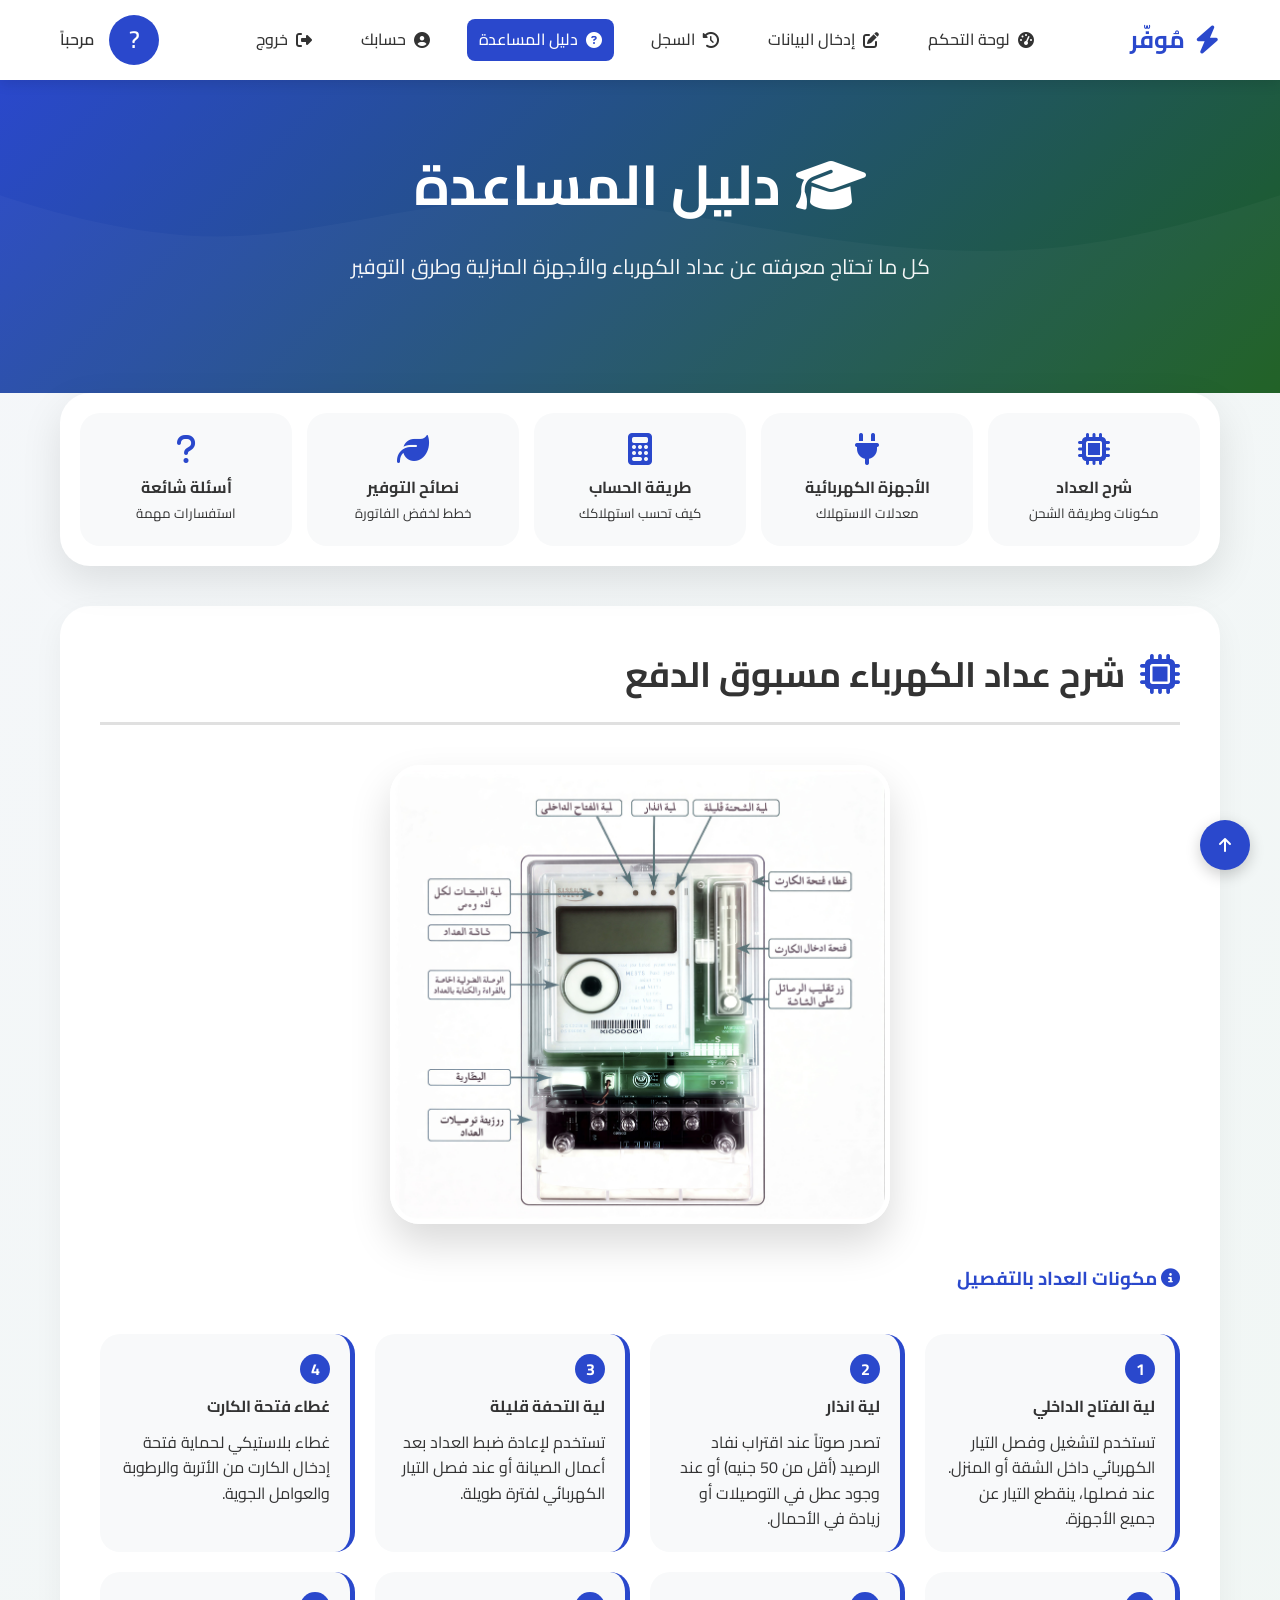
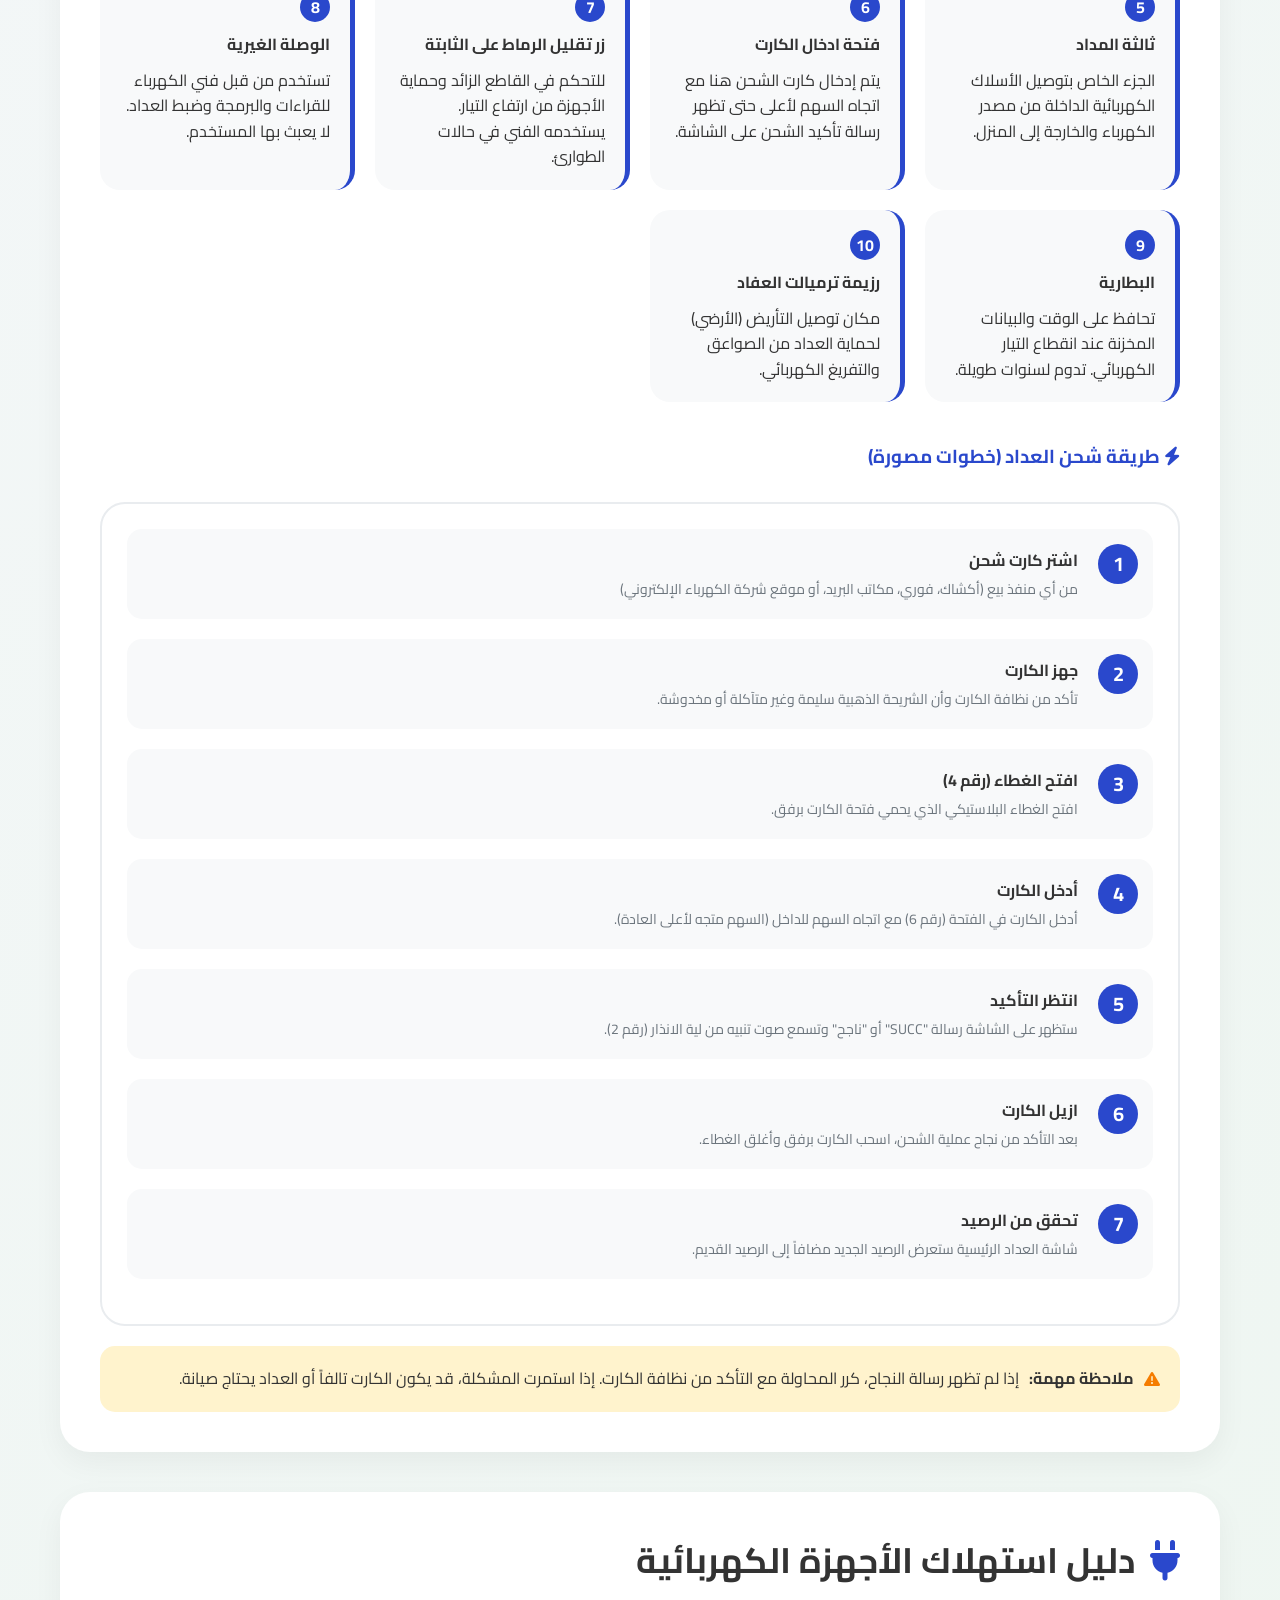
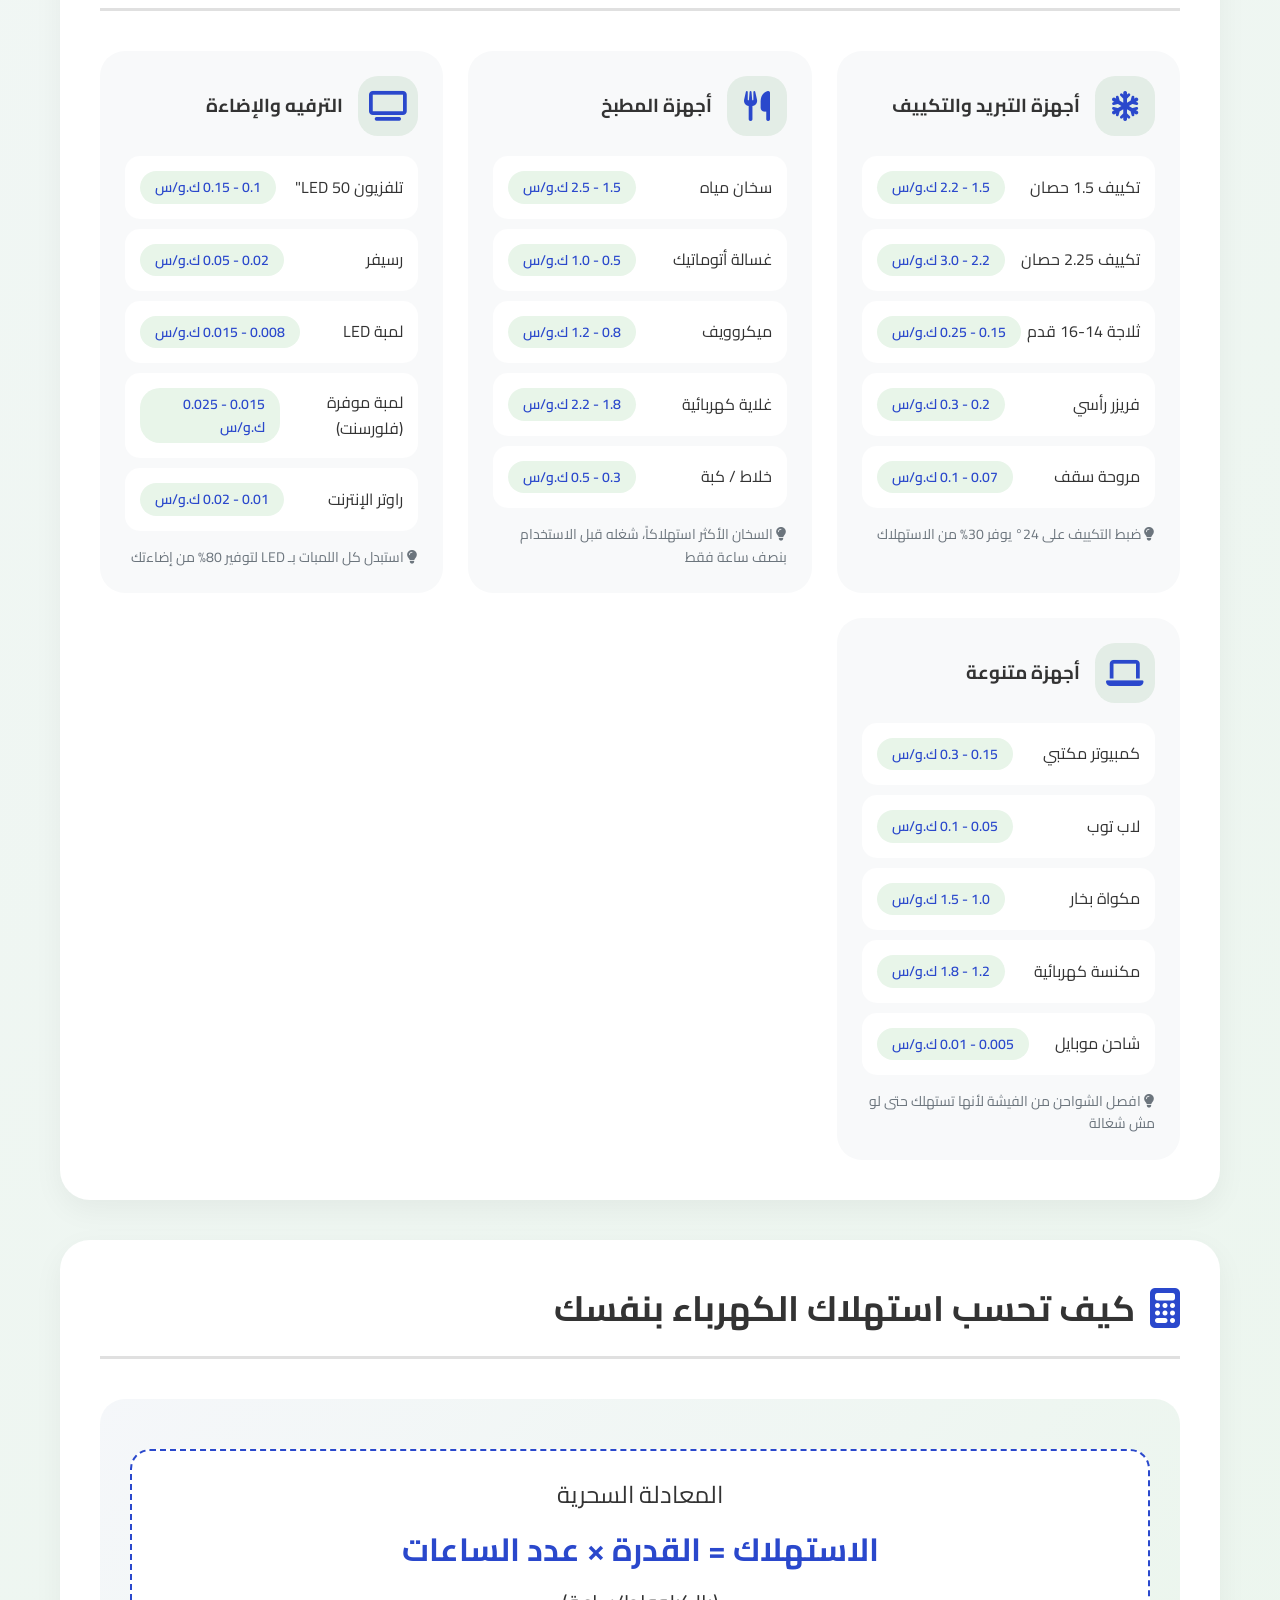
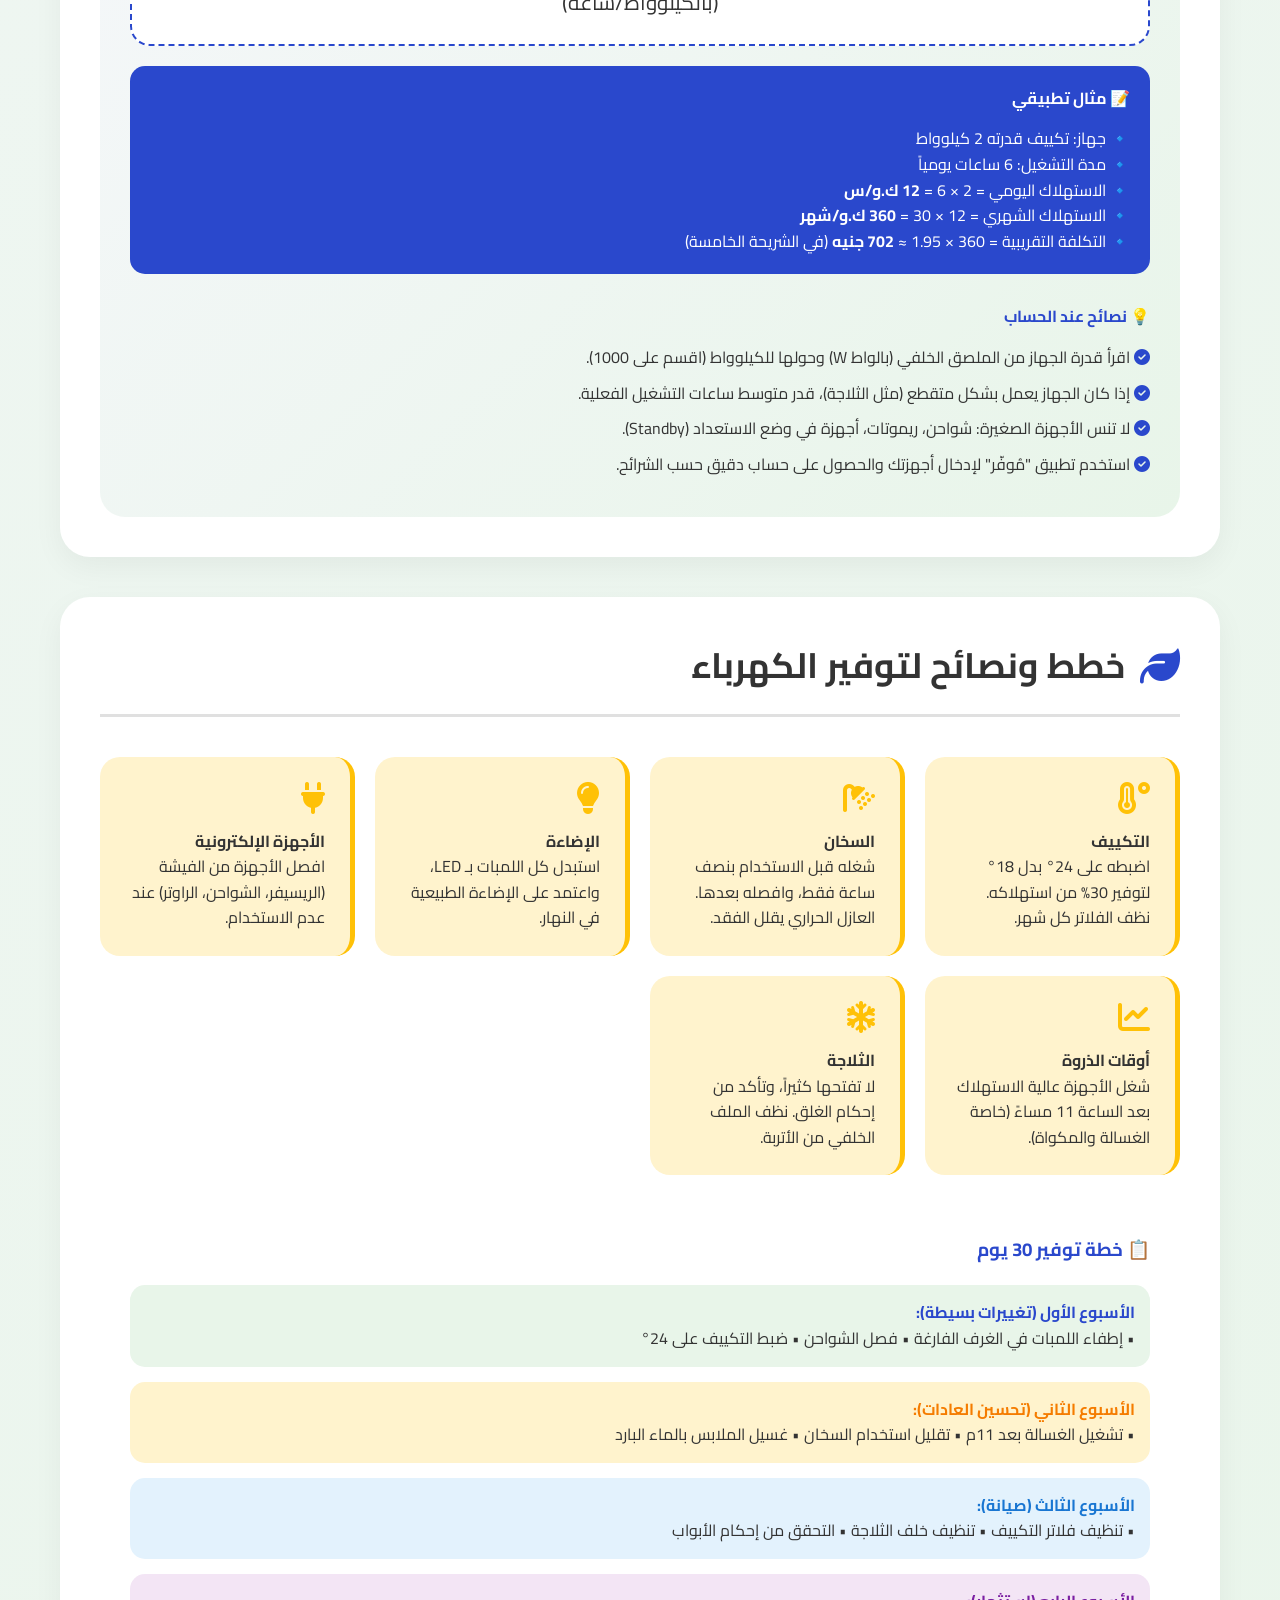
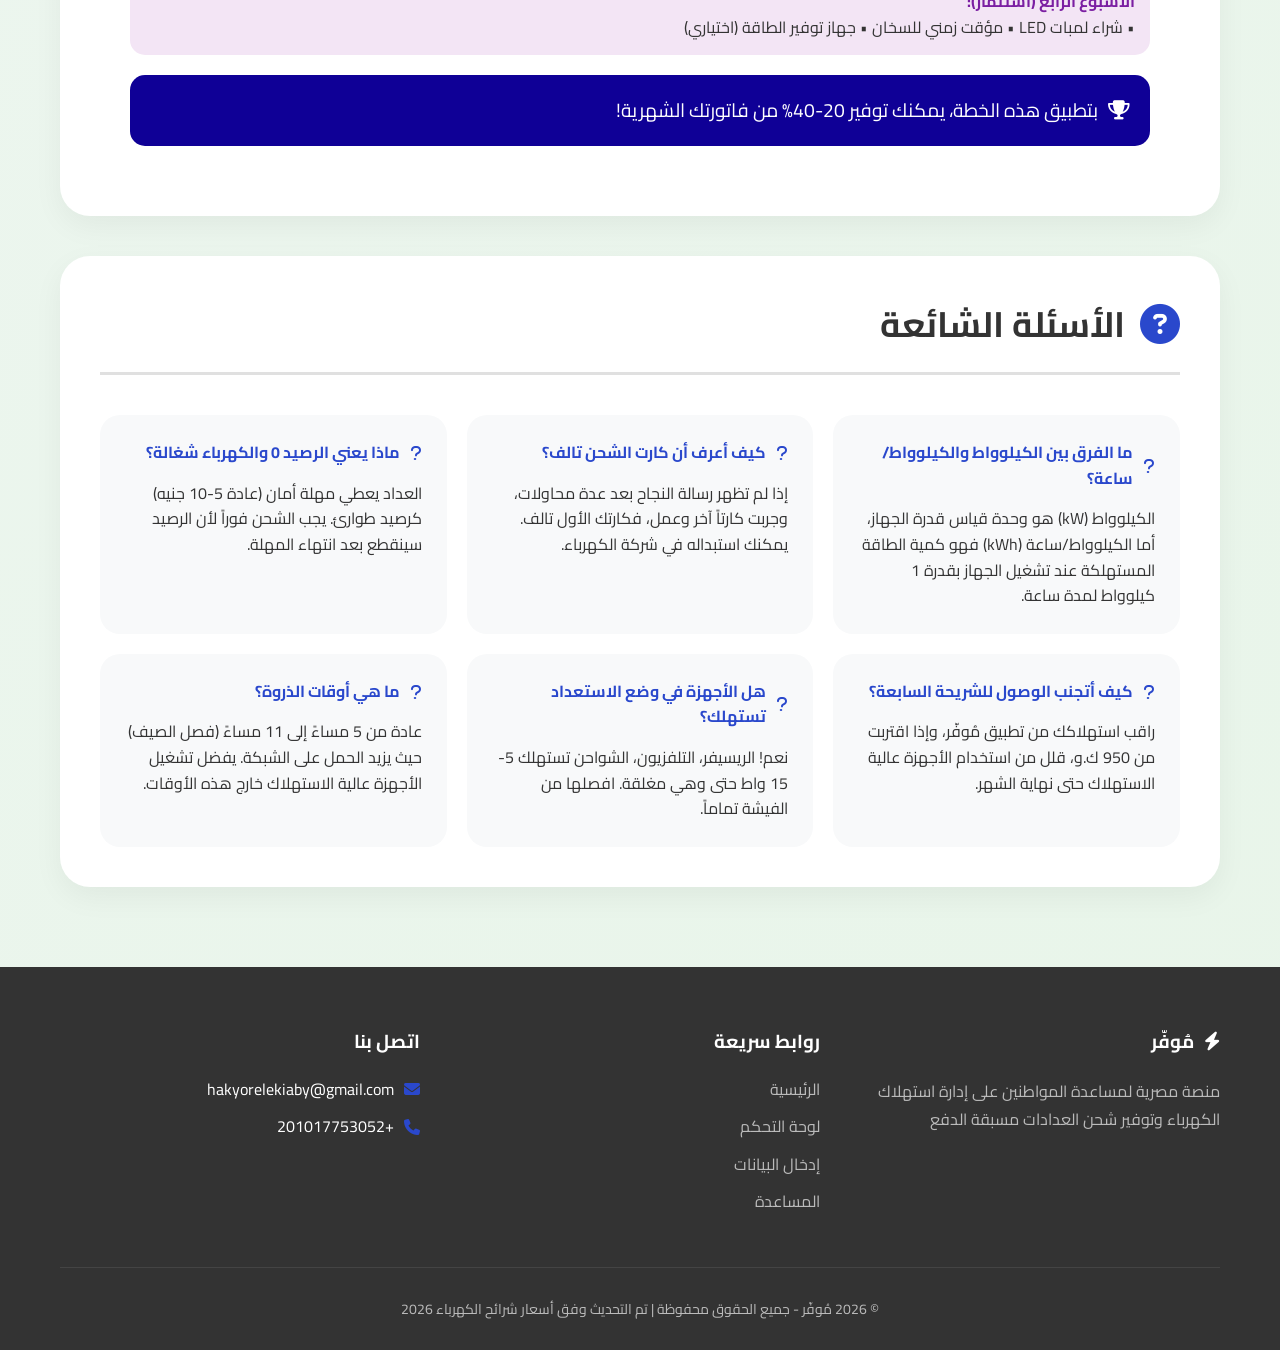
<file: help-guide.html>
<!DOCTYPE html>
<html lang="ar" dir="rtl">
<head>
    <meta charset="UTF-8">
    <meta name="viewport" content="width=device-width, initial-scale=1, viewport-fit=cover">
    <meta name="theme-color" content="#0f0096">
    <script src="js/config.js"></script>
    <script src="js/api.js"></script>
    <title>دليل المساعدة - مُوفّر</title>
    <link rel="stylesheet" href="css/style.css">
    <link rel="stylesheet" href="css/mobile.css">
    <link rel="stylesheet" href="https://cdnjs.cloudflare.com/ajax/libs/font-awesome/6.4.0/css/all.min.css">
    <link href="https://fonts.googleapis.com/css2?family=Cairo:wght@300;400;500;600;700&display=swap" rel="stylesheet">
    <style>
        /* تنسيقات إضافية لصفحة المساعدة */
        .help-page {
            background: linear-gradient(135deg, #f5f7fa 0%, #e8f5e9 100%);
            min-height: 100vh;
        }
        
        .help-header {
            background: linear-gradient(135deg, var(--primary-color), #1B5E20);
            color: white;
            padding: 60px 0 80px;
            position: relative;
            overflow: hidden;
        }
        
        .help-header::before {
            content: '';
            position: absolute;
            top: 0;
            left: 0;
            right: 0;
            bottom: 0;
            background: url('data:image/svg+xml,<svg xmlns="http://www.w3.org/2000/svg" viewBox="0 0 1440 320"><path fill="%23ffffff" fill-opacity="0.1" d="M0,96L48,112C96,128,192,160,288,160C384,160,480,128,576,122.7C672,117,768,139,864,154.7C960,171,1056,181,1152,170.7C1248,160,1344,128,1392,112L1440,96L1440,320L1392,320C1344,320,1248,320,1152,320C1056,320,960,320,864,320C768,320,672,320,576,320C480,320,384,320,288,320C192,320,96,320,48,320L0,320Z"></path></svg>');
            background-repeat: no-repeat;
            background-position: bottom;
            background-size: cover;
            opacity: 0.3;
        }
        
        .help-header-content {
            position: relative;
            z-index: 2;
            text-align: center;
            max-width: 800px;
            margin: 0 auto;
        }
        
        .help-header h1 {
            font-size: 3.5rem;
            margin-bottom: 20px;
            display: flex;
            align-items: center;
            justify-content: center;
            gap: 15px;
        }
        
        .help-header p {
            font-size: 1.3rem;
            opacity: 0.95;
            margin-bottom: 30px;
        }
        
        .help-search {
            max-width: 600px;
            margin: 0 auto;
            position: relative;
        }
        
        .help-search input {
            width: 100%;
            padding: 20px 30px;
            border: none;
            border-radius: 50px;
            font-size: 1.1rem;
            font-family: 'Cairo', sans-serif;
            box-shadow: 0 10px 30px rgba(0,0,0,0.2);
        }
        
        .help-search i {
            position: absolute;
            left: 25px;
            top: 50%;
            transform: translateY(-50%);
            color: var(--primary-color);
            font-size: 1.3rem;
        }
        
        .help-quick-nav {
            background: white;
            border-radius: 30px;
            padding: 20px;
            margin-top: -40px;
            position: relative;
            z-index: 10;
            box-shadow: 0 15px 40px rgba(0,0,0,0.1);
        }
        
        .quick-nav-grid {
            display: grid;
            grid-template-columns: repeat(auto-fit, minmax(150px, 1fr));
            gap: 15px;
        }
        
        .quick-nav-item {
            text-align: center;
            padding: 20px 15px;
            border-radius: 20px;
            background: #f8f9fa;
            transition: all 0.3s ease;
            cursor: pointer;
            text-decoration: none;
            color: var(--dark-color);
        }
        
        .quick-nav-item:hover {
            background: var(--primary-color);
            color: white;
            transform: translateY(-5px);
        }
        
        .quick-nav-item i {
            font-size: 2rem;
            margin-bottom: 10px;
            color: var(--primary-color);
        }
        
        .quick-nav-item:hover i {
            color: white;
        }
        
        .help-section {
            background: white;
            border-radius: 30px;
            padding: 40px;
            margin: 40px 0;
            box-shadow: 0 10px 30px rgba(0,0,0,0.05);
        }
        
        .section-title {
            display: flex;
            align-items: center;
            gap: 15px;
            margin-bottom: 40px;
            padding-bottom: 20px;
            border-bottom: 3px solid #e0e0e0;
        }
        
        .section-title i {
            font-size: 2.5rem;
            color: var(--primary-color);
        }
        
        .section-title h2 {
            font-size: 2.2rem;
            color: var(--dark-color);
            margin: 0;
        }
        
        .meter-detailed-showcase {
            position: relative;
            max-width: 500px;
            margin: 40px auto;
        }
        
        .meter-image-wrapper {
            position: relative;
            border-radius: 30px;
            overflow: hidden;
            box-shadow: 0 20px 40px rgba(0,0,0,0.15);
            border: 5px solid white;
        }
        
        .meter-image {
            width: 100%;
            height: auto;
            display: block;
            background: #f0f0f0;
        }
        
        .meter-hotspot-list {
            display: grid;
            grid-template-columns: repeat(auto-fit, minmax(250px, 1fr));
            gap: 20px;
            margin-top: 40px;
        }
        
        .meter-part-card {
            background: #f8f9fa;
            border-radius: 20px;
            padding: 20px;
            border-right: 5px solid var(--primary-color);
            transition: all 0.3s ease;
        }
        
        .meter-part-card:hover {
            transform: translateX(-5px);
            box-shadow: 0 10px 20px rgba(46,125,50,0.1);
        }
        
        .meter-part-number {
            display: inline-block;
            width: 30px;
            height: 30px;
            background: var(--primary-color);
            color: white;
            border-radius: 50%;
            text-align: center;
            line-height: 30px;
            font-weight: bold;
            margin-bottom: 10px;
        }
        
        .meter-part-card h4 {
            margin-bottom: 10px;
            color: var(--dark-color);
        }
        
        .appliances-category-grid {
            display: grid;
            grid-template-columns: repeat(auto-fit, minmax(300px, 1fr));
            gap: 25px;
        }
        
        .category-card {
            background: #f8f9fa;
            border-radius: 25px;
            padding: 25px;
            transition: all 0.3s ease;
        }
        
        .category-card:hover {
            transform: translateY(-5px);
            box-shadow: 0 15px 30px rgba(46,125,50,0.1);
        }
        
        .category-header {
            display: flex;
            align-items: center;
            gap: 15px;
            margin-bottom: 20px;
        }
        
        .category-icon {
            width: 60px;
            height: 60px;
            background: rgba(46,125,50,0.1);
            border-radius: 20px;
            display: flex;
            align-items: center;
            justify-content: center;
        }
        
        .category-icon i {
            font-size: 30px;
            color: var(--primary-color);
        }
        
        .appliance-list {
            list-style: none;
            padding: 0;
        }
        
        .appliance-list li {
            padding: 15px;
            background: white;
            border-radius: 15px;
            margin-bottom: 10px;
            display: flex;
            justify-content: space-between;
            align-items: center;
        }
        
        .appliance-power {
            background: #E8F5E9;
            color: var(--primary-color);
            padding: 5px 15px;
            border-radius: 20px;
            font-weight: 600;
            font-size: 14px;
        }
        
        .calculation-guide {
            background: linear-gradient(135deg, #f5f7fa 0%, #e8f5e9 100%);
            padding: 30px;
            border-radius: 25px;
        }
        
        .formula-box {
            background: white;
            padding: 25px;
            border-radius: 20px;
            text-align: center;
            font-size: 1.3rem;
            margin: 20px 0;
            border: 2px dashed var(--primary-color);
        }
        
        .example-box {
            background: var(--primary-color);
            color: white;
            padding: 20px;
            border-radius: 15px;
            margin-top: 20px;
        }
        
        .faq-grid {
            display: grid;
            grid-template-columns: repeat(auto-fit, minmax(300px, 1fr));
            gap: 20px;
        }
        
        .faq-item {
            background: #f8f9fa;
            padding: 25px;
            border-radius: 20px;
            transition: all 0.3s ease;
        }
        
        .faq-item:hover {
            background: white;
            box-shadow: 0 10px 20px rgba(0,0,0,0.05);
        }
        
        .faq-item h4 {
            display: flex;
            align-items: center;
            gap: 10px;
            margin-bottom: 15px;
            color: var(--primary-color);
        }
        
        .video-guide {
            position: relative;
            padding-bottom: 56.25%;
            height: 0;
            overflow: hidden;
            border-radius: 20px;
            margin: 30px 0;
        }
        
        .video-guide iframe {
            position: absolute;
            top: 0;
            left: 0;
            width: 100%;
            height: 100%;
            border: none;
        }
        
        .quick-tips {
            display: grid;
            grid-template-columns: repeat(auto-fit, minmax(250px, 1fr));
            gap: 20px;
            margin: 30px 0;
        }
        
        .tip-card {
            background: #fff3cd;
            padding: 25px;
            border-radius: 20px;
            border-right: 5px solid #ffc107;
        }
        
        .tip-card i {
            font-size: 2rem;
            color: #ffc107;
            margin-bottom: 15px;
        }
        
        .back-to-top {
            position: fixed;
            bottom: 30px;
            right: 30px;
            width: 50px;
            height: 50px;
            background: var(--primary-color);
            color: white;
            border-radius: 50%;
            display: flex;
            align-items: center;
            justify-content: center;
            cursor: pointer;
            box-shadow: 0 5px 15px rgba(0,0,0,0.2);
            transition: all 0.3s ease;
            z-index: 99;
        }
        
        .back-to-top:hover {
            background: var(--primary-dark);
            transform: translateY(-5px);
        }
        
        @media (max-width: 768px) {
            .help-header h1 {
                font-size: 2.5rem;
            }
            
            .help-section {
                padding: 25px;
            }
            
            .section-title h2 {
                font-size: 1.8rem;
            }
        }
    </style>
</head>
<body class="help-page">
    <!-- شريط التنقل -->
    <nav class="navbar">
        <div class="container">
            <a href="index.html" class="logo">
                <i class="fas fa-bolt"></i>
                <span>مُوفّر</span>
            </a>
            
            <div class="nav-links">
                    <a href="dashboard.html"><i class="fas fa-tachometer-alt"></i> لوحة التحكم</a>
                    <a href="data-entry.html"><i class="fas fa-edit"></i> إدخال البيانات</a>
                    <a href="history.html"><i class="fas fa-history"></i> السجل</a>
                    <a href="help-guide.html" class="active"><i class="fa fa-question-circle"></i> دليل المساعدة</a>
                    <a href="profile.html"><i class="fas fa-user-circle"></i> حسابك</a>
                    <a href="#" id="logout-link"><i class="fas fa-sign-out-alt"></i> خروج</a>
            </div>
            
            <div class="user-info" style="display: flex; align-items: center; gap: 15px;">
                <div class="user-avatar" id="user-avatar">?</div>
                <div>
                    <p style="font-weight: 600;" id="user-name">مرحباً</p>
                </div>
            </div>
        </div>
    </nav>

    <!-- رأس صفحة المساعدة -->
    <header class="help-header">
        <div class="container">
            <div class="help-header-content">
                <h1>
                    <i class="fas fa-graduation-cap"></i>
                    دليل المساعدة
                </h1>
                <p>كل ما تحتاج معرفته عن عداد الكهرباء والأجهزة المنزلية وطرق التوفير</p>
            </div>
        </div>
    </header>

    <main style="padding: 40px 0;">
        <div class="container">
            <!-- روابط سريعة -->
            <div class="help-quick-nav">
                <div class="quick-nav-grid">
                    <a href="#meter-guide" class="quick-nav-item">
                        <i class="fas fa-microchip"></i>
                        <h4>شرح العداد</h4>
                        <small>مكونات وطريقة الشحن</small>
                    </a>
                    <a href="#appliances-guide" class="quick-nav-item">
                        <i class="fas fa-plug"></i>
                        <h4>الأجهزة الكهربائية</h4>
                        <small>معدلات الاستهلاك</small>
                    </a>
                    <a href="#calculation-guide" class="quick-nav-item">
                        <i class="fas fa-calculator"></i>
                        <h4>طريقة الحساب</h4>
                        <small>كيف تحسب استهلاكك</small>
                    </a>
                    <a href="#saving-tips" class="quick-nav-item">
                        <i class="fas fa-leaf"></i>
                        <h4>نصائح التوفير</h4>
                        <small>خطط لخفض الفاتورة</small>
                    </a>
                    <a href="#faq" class="quick-nav-item">
                        <i class="fas fa-question"></i>
                        <h4>أسئلة شائعة</h4>
                        <small>استفسارات مهمة</small>
                    </a>
                </div>
            </div>

            <!-- قسم شرح العداد بالتفصيل -->
            <section id="meter-guide" class="help-section">
                <div class="section-title">
                    <i class="fas fa-microchip"></i>
                    <h2>شرح عداد الكهرباء مسبوق الدفع</h2>
                </div>
                
                <div class="meter-detailed-showcase">
                    <div class="meter-image-wrapper">
                        <!-- صورة العداد - يرجى وضع الصورة في المسار الصحيح -->
                        <img src="assets/electricmeter.jpg" alt="عداد الكهرباء" class="meter-image" onerror="this.src='https://via.placeholder.com/500x400?text=صورة+العداد'">
                    </div>
                </div>
                
                <h3 style="margin: 30px 0 20px; color: var(--primary-color);">
                    <i class="fas fa-info-circle"></i>
                    مكونات العداد بالتفصيل
                </h3>
                
                <div class="meter-hotspot-list">
                    <div class="meter-part-card">
                        <span class="meter-part-number">1</span>
                        <h4>لية الفتاح الداخلي</h4>
                        <p>تستخدم لتشغيل وفصل التيار الكهربائي داخل الشقة أو المنزل. عند فصلها، ينقطع التيار عن جميع الأجهزة.</p>
                    </div>
                    
                    <div class="meter-part-card">
                        <span class="meter-part-number">2</span>
                        <h4>لية انذار</h4>
                        <p>تصدر صوتاً عند اقتراب نفاد الرصيد (أقل من 50 جنيه) أو عند وجود عطل في التوصيلات أو زيادة في الأحمال.</p>
                    </div>
                    
                    <div class="meter-part-card">
                        <span class="meter-part-number">3</span>
                        <h4>لية التحفة قليلة</h4>
                        <p>تستخدم لإعادة ضبط العداد بعد أعمال الصيانة أو عند فصل التيار الكهربائي لفترة طويلة.</p>
                    </div>
                    
                    <div class="meter-part-card">
                        <span class="meter-part-number">4</span>
                        <h4>غطاء فتحة الكارت</h4>
                        <p>غطاء بلاستيكي لحماية فتحة إدخال الكارت من الأتربة والرطوبة والعوامل الجوية.</p>
                    </div>
                    
                    <div class="meter-part-card">
                        <span class="meter-part-number">5</span>
                        <h4>ثالثة المداد</h4>
                        <p>الجزء الخاص بتوصيل الأسلاك الكهربائية الداخلة من مصدر الكهرباء والخارجة إلى المنزل.</p>
                    </div>
                    
                    <div class="meter-part-card">
                        <span class="meter-part-number">6</span>
                        <h4>فتحة ادخال الكارت</h4>
                        <p>يتم إدخال كارت الشحن هنا مع اتجاه السهم لأعلى حتى تظهر رسالة تأكيد الشحن على الشاشة.</p>
                    </div>
                    
                    <div class="meter-part-card">
                        <span class="meter-part-number">7</span>
                        <h4>زر تقليل الرماط على الثابتة</h4>
                        <p>للتحكم في القاطع الزائد وحماية الأجهزة من ارتفاع التيار. يستخدمه الفني في حالات الطوارئ.</p>
                    </div>
                    
                    <div class="meter-part-card">
                        <span class="meter-part-number">8</span>
                        <h4>الوصلة الغيرية</h4>
                        <p>تستخدم من قبل فني الكهرباء للقراءات والبرمجة وضبط العداد. لا يعبث بها المستخدم.</p>
                    </div>
                    
                    <div class="meter-part-card">
                        <span class="meter-part-number">9</span>
                        <h4>البطارية</h4>
                        <p>تحافظ على الوقت والبيانات المخزنة عند انقطاع التيار الكهربائي. تدوم لسنوات طويلة.</p>
                    </div>
                    
                    <div class="meter-part-card">
                        <span class="meter-part-number">10</span>
                        <h4>رزيمة ترميالت العفاد</h4>
                        <p>مكان توصيل التأريض (الأرضي) لحماية العداد من الصواعق والتفريغ الكهربائي.</p>
                    </div>
                </div>
                
                <!-- شرح الشحن -->
                <div style="margin-top: 40px;">
                    <h3 style="color: var(--primary-color); margin-bottom: 20px;">
                        <i class="fas fa-bolt"></i>
                        طريقة شحن العداد (خطوات مصورة)
                    </h3>
                    
                    <div class="recharge-steps">
                        <div class="step-item">
                            <div class="step-number">1</div>
                            <div class="step-text">
                                <strong>اشتر كارت شحن</strong>
                                <p>من أي منفذ بيع (أكشاك، فوري، مكاتب البريد، أو موقع شركة الكهرباء الإلكتروني)</p>
                            </div>
                        </div>
                        
                        <div class="step-item">
                            <div class="step-number">2</div>
                            <div class="step-text">
                                <strong>جهز الكارت</strong>
                                <p>تأكد من نظافة الكارت وأن الشريحة الذهبية سليمة وغير متآكلة أو مخدوشة.</p>
                            </div>
                        </div>
                        
                        <div class="step-item">
                            <div class="step-number">3</div>
                            <div class="step-text">
                                <strong>افتح الغطاء (رقم 4)</strong>
                                <p>افتح الغطاء البلاستيكي الذي يحمي فتحة الكارت برفق.</p>
                            </div>
                        </div>
                        
                        <div class="step-item">
                            <div class="step-number">4</div>
                            <div class="step-text">
                                <strong>أدخل الكارت</strong>
                                <p>أدخل الكارت في الفتحة (رقم 6) مع اتجاه السهم للداخل (السهم متجه لأعلى العادة).</p>
                            </div>
                        </div>
                        
                        <div class="step-item">
                            <div class="step-number">5</div>
                            <div class="step-text">
                                <strong>انتظر التأكيد</strong>
                                <p>ستظهر على الشاشة رسالة "SUCC" أو "ناجح" وتسمع صوت تنبيه من لية الانذار (رقم 2).</p>
                            </div>
                        </div>
                        
                        <div class="step-item">
                            <div class="step-number">6</div>
                            <div class="step-text">
                                <strong>ازيل الكارت</strong>
                                <p>بعد التأكد من نجاح عملية الشحن، اسحب الكارت برفق وأغلق الغطاء.</p>
                            </div>
                        </div>
                        
                        <div class="step-item">
                            <div class="step-number">7</div>
                            <div class="step-text">
                                <strong>تحقق من الرصيد</strong>
                                <p>شاشة العداد الرئيسية ستعرض الرصيد الجديد مضافاً إلى الرصيد القديم.</p>
                            </div>
                        </div>
                    </div>
                    
                    <div style="background: #fff3cd; padding: 20px; border-radius: 15px; margin-top: 20px;">
                        <p style="display: flex; align-items: center; gap: 10px;">
                            <i class="fas fa-exclamation-triangle" style="color: #F57C00;"></i>
                            <strong>ملاحظة مهمة:</strong> إذا لم تظهر رسالة النجاح، كرر المحاولة مع التأكد من نظافة الكارت. إذا استمرت المشكلة، قد يكون الكارت تالفاً أو العداد يحتاج صيانة.
                        </p>
                    </div>
                </div>
            </section>

            <!-- قسم الأجهزة الكهربائية -->
            <section id="appliances-guide" class="help-section">
                <div class="section-title">
                    <i class="fas fa-plug"></i>
                    <h2>دليل استهلاك الأجهزة الكهربائية</h2>
                </div>
                
                <div class="appliances-category-grid">
                    <!-- أجهزة التبريد -->
                    <div class="category-card">
                        <div class="category-header">
                            <div class="category-icon">
                                <i class="fas fa-snowflake"></i>
                            </div>
                            <h3>أجهزة التبريد والتكييف</h3>
                        </div>
                        
                        <ul class="appliance-list">
                            <li>
                                <span>تكييف 1.5 حصان</span>
                                <span class="appliance-power">1.5 - 2.2 ك.و/س</span>
                            </li>
                            <li>
                                <span>تكييف 2.25 حصان</span>
                                <span class="appliance-power">2.2 - 3.0 ك.و/س</span>
                            </li>
                            <li>
                                <span>ثلاجة 14-16 قدم</span>
                                <span class="appliance-power">0.15 - 0.25 ك.و/س</span>
                            </li>
                            <li>
                                <span>فريزر رأسي</span>
                                <span class="appliance-power">0.2 - 0.3 ك.و/س</span>
                            </li>
                            <li>
                                <span>مروحة سقف</span>
                                <span class="appliance-power">0.07 - 0.1 ك.و/س</span>
                            </li>
                        </ul>
                        
                        <div style="margin-top: 15px; font-size: 14px; color: var(--gray-color);">
                            <i class="fas fa-lightbulb"></i> ضبط التكييف على 24° يوفر 30% من الاستهلاك
                        </div>
                    </div>
                    
                    <!-- أجهزة المطبخ -->
                    <div class="category-card">
                        <div class="category-header">
                            <div class="category-icon">
                                <i class="fas fa-utensils"></i>
                            </div>
                            <h3>أجهزة المطبخ</h3>
                        </div>
                        
                        <ul class="appliance-list">
                            <li>
                                <span>سخان مياه</span>
                                <span class="appliance-power">1.5 - 2.5 ك.و/س</span>
                            </li>
                            <li>
                                <span>غسالة أتوماتيك</span>
                                <span class="appliance-power">0.5 - 1.0 ك.و/س</span>
                            </li>
                            <li>
                                <span>ميكروويف</span>
                                <span class="appliance-power">0.8 - 1.2 ك.و/س</span>
                            </li>
                            <li>
                                <span>غلاية كهربائية</span>
                                <span class="appliance-power">1.8 - 2.2 ك.و/س</span>
                            </li>
                            <li>
                                <span>خلاط / كبة</span>
                                <span class="appliance-power">0.3 - 0.5 ك.و/س</span>
                            </li>
                        </ul>
                        
                        <div style="margin-top: 15px; font-size: 14px; color: var(--gray-color);">
                            <i class="fas fa-lightbulb"></i> السخان الأكثر استهلاكاً، شغله قبل الاستخدام بنصف ساعة فقط
                        </div>
                    </div>
                    
                    <!-- الترفيه والإضاءة -->
                    <div class="category-card">
                        <div class="category-header">
                            <div class="category-icon">
                                <i class="fas fa-tv"></i>
                            </div>
                            <h3>الترفيه والإضاءة</h3>
                        </div>
                        
                        <ul class="appliance-list">
                            <li>
                                <span>تلفزيون LED 50"</span>
                                <span class="appliance-power">0.1 - 0.15 ك.و/س</span>
                            </li>
                            <li>
                                <span>رسيفر</span>
                                <span class="appliance-power">0.02 - 0.05 ك.و/س</span>
                            </li>
                            <li>
                                <span>لمبة LED</span>
                                <span class="appliance-power">0.008 - 0.015 ك.و/س</span>
                            </li>
                            <li>
                                <span>لمبة موفرة (فلورسنت)</span>
                                <span class="appliance-power">0.015 - 0.025 ك.و/س</span>
                            </li>
                            <li>
                                <span>راوتر الإنترنت</span>
                                <span class="appliance-power">0.01 - 0.02 ك.و/س</span>
                            </li>
                        </ul>
                        
                        <div style="margin-top: 15px; font-size: 14px; color: var(--gray-color);">
                            <i class="fas fa-lightbulb"></i> استبدل كل اللمبات بـ LED لتوفير 80% من إضاءتك
                        </div>
                    </div>
                    
                    <!-- أجهزة أخرى -->
                    <div class="category-card">
                        <div class="category-header">
                            <div class="category-icon">
                                <i class="fas fa-laptop"></i>
                            </div>
                            <h3>أجهزة متنوعة</h3>
                        </div>
                        
                        <ul class="appliance-list">
                            <li>
                                <span>كمبيوتر مكتبي</span>
                                <span class="appliance-power">0.15 - 0.3 ك.و/س</span>
                            </li>
                            <li>
                                <span>لاب توب</span>
                                <span class="appliance-power">0.05 - 0.1 ك.و/س</span>
                            </li>
                            <li>
                                <span>مكواة بخار</span>
                                <span class="appliance-power">1.0 - 1.5 ك.و/س</span>
                            </li>
                            <li>
                                <span>مكنسة كهربائية</span>
                                <span class="appliance-power">1.2 - 1.8 ك.و/س</span>
                            </li>
                            <li>
                                <span>شاحن موبايل</span>
                                <span class="appliance-power">0.005 - 0.01 ك.و/س</span>
                            </li>
                        </ul>
                        
                        <div style="margin-top: 15px; font-size: 14px; color: var(--gray-color);">
                            <i class="fas fa-lightbulb"></i> افصل الشواحن من الفيشة لأنها تستهلك حتى لو مش شغالة
                        </div>
                    </div>
                </div>
            </section>

            <!-- قسم طريقة الحساب -->
            <section id="calculation-guide" class="help-section">
                <div class="section-title">
                    <i class="fas fa-calculator"></i>
                    <h2>كيف تحسب استهلاك الكهرباء بنفسك</h2>
                </div>
                
                <div class="calculation-guide">
                    <div class="formula-box">
                        <p style="font-size: 1.5rem; margin-bottom: 10px;">المعادلة السحرية</p>
                        <p style="font-size: 2rem; font-weight: 700; color: var(--primary-color);">
                            الاستهلاك = القدرة × عدد الساعات
                        </p>
                        <p style="margin-top: 10px;">(بالكيلوواط/ساعة)</p>
                    </div>
                    
                    <div class="example-box">
                        <h4 style="color: white; margin-bottom: 15px;">📝 مثال تطبيقي</h4>
                        <p>🔹 جهاز: تكييف قدرته 2 كيلوواط</p>
                        <p>🔹 مدة التشغيل: 6 ساعات يومياً</p>
                        <p>🔹 الاستهلاك اليومي = 2 × 6 = <strong>12 ك.و/س</strong></p>
                        <p>🔹 الاستهلاك الشهري = 12 × 30 = <strong>360 ك.و/شهر</strong></p>
                        <p>🔹 التكلفة التقريبية = 360 × 1.95 ≈ <strong>702 جنيه</strong> (في الشريحة الخامسة)</p>
                    </div>
                    
                    <div style="margin-top: 30px;">
                        <h4 style="color: var(--primary-color); margin-bottom: 15px;">💡 نصائح عند الحساب</h4>
                        <ul style="list-style: none;">
                            <li style="margin-bottom: 10px;"><i class="fas fa-check-circle" style="color: var(--primary-color);"></i> اقرأ قدرة الجهاز من الملصق الخلفي (بالواط W) وحولها للكيلوواط (اقسم على 1000).</li>
                            <li style="margin-bottom: 10px;"><i class="fas fa-check-circle" style="color: var(--primary-color);"></i> إذا كان الجهاز يعمل بشكل متقطع (مثل الثلاجة)، قدر متوسط ساعات التشغيل الفعلية.</li>
                            <li style="margin-bottom: 10px;"><i class="fas fa-check-circle" style="color: var(--primary-color);"></i> لا تنس الأجهزة الصغيرة: شواحن، ريموتات، أجهزة في وضع الاستعداد (Standby).</li>
                            <li style="margin-bottom: 10px;"><i class="fas fa-check-circle" style="color: var(--primary-color);"></i> استخدم تطبيق "مُوفّر" لإدخال أجهزتك والحصول على حساب دقيق حسب الشرائح.</li>
                        </ul>
                    </div>
                </div>
            </section>

            <!-- قسم نصائح التوفير -->
            <section id="saving-tips" class="help-section">
                <div class="section-title">
                    <i class="fas fa-leaf"></i>
                    <h2>خطط ونصائح لتوفير الكهرباء</h2>
                </div>
                
                <div class="quick-tips">
                    <div class="tip-card">
                        <i class="fas fa-temperature-high"></i>
                        <h4>التكييف</h4>
                        <p>اضبطه على 24° بدل 18° لتوفير 30% من استهلاكه. نظف الفلاتر كل شهر.</p>
                    </div>
                    
                    <div class="tip-card">
                        <i class="fas fa-shower"></i>
                        <h4>السخان</h4>
                        <p>شغله قبل الاستخدام بنصف ساعة فقط، وافصله بعدها. العازل الحراري يقلل الفقد.</p>
                    </div>
                    
                    <div class="tip-card">
                        <i class="fas fa-lightbulb"></i>
                        <h4>الإضاءة</h4>
                        <p>استبدل كل اللمبات بـ LED، واعتمد على الإضاءة الطبيعية في النهار.</p>
                    </div>
                    
                    <div class="tip-card">
                        <i class="fas fa-plug"></i>
                        <h4>الأجهزة الإلكترونية</h4>
                        <p>افصل الأجهزة من الفيشة (الريسيفر، الشواحن، الراوتر) عند عدم الاستخدام.</p>
                    </div>
                    
                    <div class="tip-card">
                        <i class="fas fa-chart-line"></i>
                        <h4>أوقات الذروة</h4>
                        <p>شغل الأجهزة عالية الاستهلاك بعد الساعة 11 مساءً (خاصة الغسالة والمكواة).</p>
                    </div>
                    
                    <div class="tip-card">
                        <i class="fas fa-snowflake"></i>
                        <h4>الثلاجة</h4>
                        <p>لا تفتحها كثيراً، وتأكد من إحكام الغلق. نظف الملف الخلفي من الأتربة.</p>
                    </div>
                </div>
                
                <!-- خطة توفير متدرجة -->
                <div style="background: white; padding: 30px; border-radius: 20px; margin-top: 30px;">
                    <h3 style="color: var(--primary-color); margin-bottom: 20px;">📋 خطة توفير 30 يوم</h3>
                    
                    <div style="display: grid; gap: 15px;">
                        <div style="padding: 15px; background: #E8F5E9; border-radius: 15px;">
                            <strong style="color: var(--primary-color);">الأسبوع الأول (تغييرات بسيطة):</strong>
                            <p>• إطفاء اللمبات في الغرف الفارغة • فصل الشواحن • ضبط التكييف على 24°</p>
                        </div>
                        
                        <div style="padding: 15px; background: #FFF3CD; border-radius: 15px;">
                            <strong style="color: #F57C00;">الأسبوع الثاني (تحسين العادات):</strong>
                            <p>• تشغيل الغسالة بعد 11م • تقليل استخدام السخان • غسيل الملابس بالماء البارد</p>
                        </div>
                        
                        <div style="padding: 15px; background: #E3F2FD; border-radius: 15px;">
                            <strong style="color: #1976D2;">الأسبوع الثالث (صيانة):</strong>
                            <p>• تنظيف فلاتر التكييف • تنظيف خلف الثلاجة • التحقق من إحكام الأبواب</p>
                        </div>
                        
                        <div style="padding: 15px; background: #F3E5F5; border-radius: 15px;">
                            <strong style="color: #7B1FA2;">الأسبوع الرابع (استثمار):</strong>
                            <p>• شراء لمبات LED • مؤقت زمني للسخان • جهاز توفير الطاقة (اختياري)</p>
                        </div>
                    </div>
                    
                    <div style="margin-top: 20px; padding: 20px; background: #0f0096; color: white; border-radius: 15px;">
                        <p style="font-size: 1.2rem; margin: 0; display: flex; align-items: center; gap: 10px;">
                            <i class="fas fa-trophy"></i>
                            بتطبيق هذه الخطة، يمكنك توفير 20-40% من فاتورتك الشهرية!
                        </p>
                    </div>
                </div>
            </section>

            <!-- الأسئلة الشائعة -->
            <section id="faq" class="help-section">
                <div class="section-title">
                    <i class="fas fa-question-circle"></i>
                    <h2>الأسئلة الشائعة</h2>
                </div>
                
                <div class="faq-grid">
                    <div class="faq-item">
                        <h4><i class="fas fa-question"></i> ما الفرق بين الكيلوواط والكيلوواط/ساعة؟</h4>
                        <p>الكيلوواط (kW) هو وحدة قياس قدرة الجهاز، أما الكيلوواط/ساعة (kWh) فهو كمية الطاقة المستهلكة عند تشغيل الجهاز بقدرة 1 كيلوواط لمدة ساعة.</p>
                    </div>
                    
                    <div class="faq-item">
                        <h4><i class="fas fa-question"></i> كيف أعرف أن كارت الشحن تالف؟</h4>
                        <p>إذا لم تظهر رسالة النجاح بعد عدة محاولات، وجربت كارتاً آخر وعمل، فكارتك الأول تالف. يمكنك استبداله في شركة الكهرباء.</p>
                    </div>
                    
                    <div class="faq-item">
                        <h4><i class="fas fa-question"></i> ماذا يعني الرصيد 0 والكهرباء شغالة؟</h4>
                        <p>العداد يعطي مهلة أمان (عادة 5-10 جنيه) كرصيد طوارئ. يجب الشحن فوراً لأن الرصيد سينقطع بعد انتهاء المهلة.</p>
                    </div>
                    
                    <div class="faq-item">
                        <h4><i class="fas fa-question"></i> كيف أتجنب الوصول للشريحة السابعة؟</h4>
                        <p>راقب استهلاكك من تطبيق مُوفّر، وإذا اقتربت من 950 ك.و، قلل من استخدام الأجهزة عالية الاستهلاك حتى نهاية الشهر.</p>
                    </div>
                    
                    <div class="faq-item">
                        <h4><i class="fas fa-question"></i> هل الأجهزة في وضع الاستعداد تستهلك؟</h4>
                        <p>نعم! الريسيفر، التلفزيون، الشواحن تستهلك 5-15 واط حتى وهي مغلقة. افصلها من الفيشة تماماً.</p>
                    </div>
                    
                    <div class="faq-item">
                        <h4><i class="fas fa-question"></i> ما هي أوقات الذروة؟</h4>
                        <p>عادة من 5 مساءً إلى 11 مساءً (فصل الصيف) حيث يزيد الحمل على الشبكة. يفضل تشغيل الأجهزة عالية الاستهلاك خارج هذه الأوقات.</p>
                    </div>
                </div>
            </section>
        </div>
    </main>

    <!-- زر العودة للأعلى -->
    <div class="back-to-top" onclick="window.scrollTo({top: 0, behavior: 'smooth'});">
        <i class="fas fa-arrow-up"></i>
    </div>

    <!-- الفوتر -->
    <footer>
        <div class="container">
            <div class="footer-content">
                <div class="footer-section">
                    <h3><i class="fas fa-bolt"></i> مُوفّر</h3>
                    <p>منصة مصرية لمساعدة المواطنين على إدارة استهلاك الكهرباء وتوفير شحن العدادات مسبقة الدفع</p>
                </div>
                
                <div class="footer-section">
                    <h3>روابط سريعة</h3>
                    <ul>
                        <li><a href="index.html">الرئيسية</a></li>
                        <li><a href="dashboard.html">لوحة التحكم</a></li>
                        <li><a href="data-entry.html">إدخال البيانات</a></li>
                        <li><a href="help-guide.html">المساعدة</a></li>
                    </ul>
                </div>
                
                <div class="footer-section">
                    <h3>اتصل بنا</h3>
                    <ul>
                        <li><i class="fas fa-envelope"></i> hakyorelekiaby@gmail.com</li>
                        <li><i class="fas fa-phone"></i> +201017753052</li>
                    </ul>
                </div>
            </div>
            
            <div class="copyright">
                <p>© 2026 مُوفّر - جميع الحقوق محفوظة | تم التحديث وفق أسعار شرائح الكهرباء 2026</p>
            </div>
        </div>
    </footer>

    <script src="js/auth.js?v=2"></script>
    <script>
        document.addEventListener('DOMContentLoaded', function() {
            // تحميل بيانات المستخدم
            if (window.Auth && window.Auth.isLoggedIn()) {
                window.Auth.loadUserData();
            }
            
            // تفعيل البحث
            const searchInput = document.querySelector('.help-search input');
            if (searchInput) {
                searchInput.addEventListener('input', function(e) {
                    const searchTerm = e.target.value.toLowerCase();
                    // يمكن إضافة منطق البحث هنا إذا أردت
                });
            }
            
            // إضافة تأثيرات حركية للعناصر عند الظهور
            const observer = new IntersectionObserver((entries) => {
                entries.forEach(entry => {
                    if (entry.isIntersecting) {
                        entry.target.style.opacity = '1';
                        entry.target.style.transform = 'translateY(0)';
                    }
                });
            }, { threshold: 0.1 });
            
            document.querySelectorAll('.category-card, .meter-part-card, .faq-item, .tip-card').forEach(el => {
                el.style.opacity = '0';
                el.style.transform = 'translateY(20px)';
                el.style.transition = 'all 0.6s ease';
                observer.observe(el);
            });
        });
    </script>
    <script src="js/mobile.js"></script>
</body>
</html>
</file>
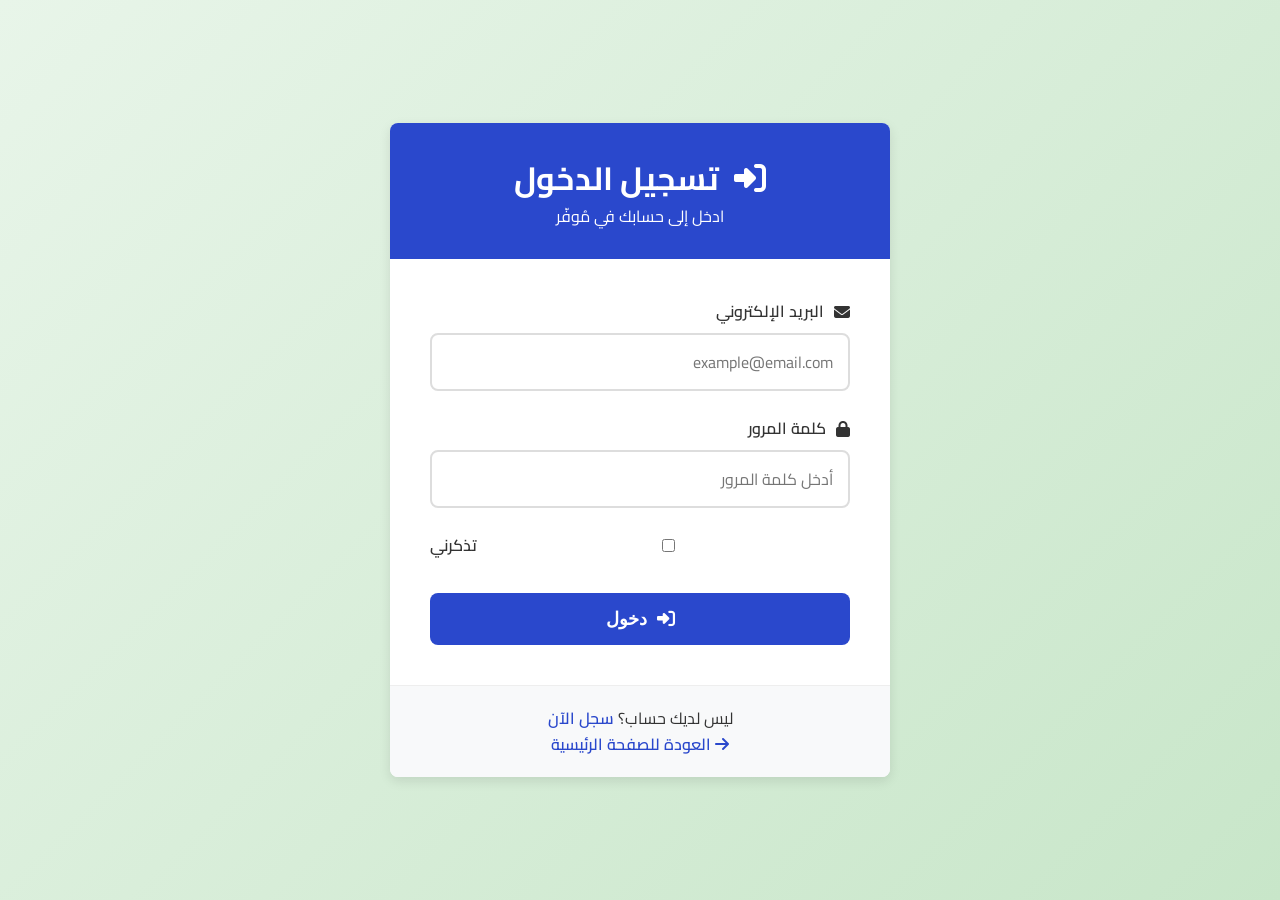
<file: history.html>
<!DOCTYPE html>
<html lang="ar" dir="rtl">
<head>
    <meta charset="UTF-8">
    <meta name="viewport" content="width=device-width, initial-scale=1, viewport-fit=cover">
    <meta name="theme-color" content="#0f0096">
    <script src="js/config.js"></script>
    <script src="js/api.js"></script>
    <title>سجل الاستهلاك - مُوفّر</title>
    <link rel="stylesheet" href="css/style.css">
    <link rel="stylesheet" href="css/mobile.css">
    <link rel="stylesheet" href="https://cdnjs.cloudflare.com/ajax/libs/font-awesome/6.4.0/css/all.min.css">
    <link href="https://fonts.googleapis.com/css2?family=Cairo:wght@300;400;500;600;700&display=swap" rel="stylesheet">
</head>
<body class="dashboard">
    <!-- شريط التنقل العلوي -->
    <header class="dashboard-header">
        <div class="container">
            <nav class="dashboard-nav">
                <a href="index.html" class="logo">
                    <i class="fas fa-bolt"></i>
                    <span>مُوفّر</span>
                </a>
                
                <div class="user-info">
                    <div class="user-avatar" id="user-avatar">?</div>
                    <div>
                        <p style="font-weight: 600;" id="user-name">مرحباً</p>
                        <p style="font-size: 14px; color: var(--gray-color);" id="user-since">...</p>
                    </div>
                </div>
                
                <div class="dashboard-links">
                    <a href="dashboard.html"><i class="fas fa-tachometer-alt"></i> لوحة التحكم</a>
                    <a href="data-entry.html"><i class="fas fa-edit"></i> إدخال البيانات</a>
                    <a href="history.html" class="active"><i class="fas fa-history"></i> السجل</a>
                    <a href="help-guide.html"><i class="fa fa-question-circle"></i> دليل المساعدة</a>
                    <a href="profile.html"><i class="fas fa-user-circle"></i> حسابك</a>
                    <a href="#" id="logout-link"><i class="fas fa-sign-out-alt"></i> خروج</a>
                </div>
            </nav>
        </div>
    </header>

    <!-- محتوى صفحة السجل -->
    <main class="dashboard-content">
        <div class="container">
            <h1 style="margin-bottom: 30px;"><i class="fas fa-history"></i> سجل استهلاك الكهرباء</h1>
            
            <!-- فلاتر البحث -->
            <div class="dashboard-card" style="margin-bottom: 30px;">
                <div class="card-header">
                    <h3><i class="fas fa-filter"></i> تصفية السجل</h3>
                </div>
                <div style="display: grid; grid-template-columns: repeat(auto-fit, minmax(200px, 1fr)); gap: 20px; padding: 20px;">
                    <div class="form-group">
                        <label for="month"><i class="fas fa-calendar"></i> الشهر</label>
                        <select id="month" class="form-control">
                            <option value="">جميع الأشهر</option>
                            <option value="1">يناير</option>
                            <option value="2">فبراير</option>
                            <option value="3">مارس</option>
                            <option value="4">أبريل</option>
                            <option value="5">مايو</option>
                            <option value="6">يونيو</option>
                        </select>
                    </div>
                    
                    <div class="form-group">
                        <label for="year"><i class="fas fa-calendar-alt"></i> السنة</label>
                        <select id="year" class="form-control">
                            <option value="">جميع السنوات</option>
                            <option value="2026">2026</option>
                            <option value="2025">2025</option>
                            <option value="2024">2024</option>
                        </select>
                    </div>
                    
                    <div class="form-group">
                        <label for="sort"><i class="fas fa-sort"></i> الترتيب</label>
                        <select id="sort" class="form-control">
                            <option value="newest">الأحدث أولاً</option>
                            <option value="oldest">الأقدم أولاً</option>
                            <option value="highest">الأعلى استهلاكاً</option>
                            <option value="lowest">الأقل استهلاكاً</option>
                        </select>
                    </div>
                    
                    <div class="form-group" style="align-self: flex-end;">
                        <button id="apply-filters" class="btn btn-primary">
                            <i class="fas fa-search"></i> تطبيق الفلاتر
                        </button>
                    </div>
                </div>
            </div>
            
            <!-- جدول السجل -->
            <div class="dashboard-card">
                <div class="card-header">
                    <h3><i class="fas fa-list"></i> سجل الحسابات السابقة</h3>
                    <span id="total-records">إجمالي السجلات: 0</span>
                </div>
                
                <div style="overflow-x: auto;">
                    <table style="width: 100%; border-collapse: collapse;">
                        <thead>
                            <tr style="background-color: #f8f9fa;">
                                <th style="padding: 15px; text-align: right;">التاريخ</th>
                                <th style="padding: 15px; text-align: center;">الرصيد</th>
                                <th style="padding: 15px; text-align: center;">الاستهلاك الشهري</th>
                                <th style="padding: 15px; text-align: center;">التكلفة</th>
                                <th style="padding: 15px; text-align: center;">الشريحة</th>
                                <th style="padding: 15px; text-align: center;">الأيام المتبقية</th>
                                <th style="padding: 15px; text-align: center;">الإجراءات</th>
                            </tr>
                        </thead>
                        <tbody id="history-table-body">
                            <!-- سيتم تعبئتها بواسطة JavaScript -->
                        </tbody>
                    </table>
                </div>
                
                <!-- تذييل الجدول -->
                <div id="table-footer" style="padding: 20px; border-top: 1px solid #eee; display: flex; justify-content: space-between; align-items: center;">
                    <!-- سيتم تعبئتها بواسطة JavaScript -->
                </div>
            </div>
            <!-- أضف في results.html أو dashboard.html -->

            <!-- إحصائيات السجل -->
            <div class="dashboard-grid" style="margin-top: 30px;">
                <div class="dashboard-card">
                    <div class="card-header">
                        <h3><i class="fas fa-chart-line"></i> متوسط الاستهلاك</h3>
                    </div>
                    <div class="card-value" id="avg-consumption">0 ك.و/س</div>
                    <div class="card-details" id="avg-consumption-details">
                        <!-- سيتم تعبئتها بواسطة JavaScript -->
                    </div>
                </div>
                
                <div class="dashboard-card">
                    <div class="card-header">
                        <h3><i class="fas fa-money-bill-wave"></i> متوسط التكلفة</h3>
                    </div>
                    <div class="card-value" id="avg-cost">0 ج.م</div>
                    <div class="card-details" id="avg-cost-details">
                        <!-- سيتم تعبئتها بواسطة JavaScript -->
                    </div>
                </div>
                
                <div class="dashboard-card">
                    <div class="card-header">
                        <h3><i class="fas fa-calendar-check"></i> أفضل شهر</h3>
                    </div>
                    <div class="card-value" id="best-month">لا يوجد</div>
                    <div class="card-details" id="best-month-details">
                        <!-- سيتم تعبئتها بواسطة JavaScript -->
                    </div>
                </div>
            </div>
            
            <!-- خيارات السجل -->
            <div class="form-actions" style="margin-top: 30px;">
                <button onclick="exportAllHistory()" class="btn btn-primary">
                    <i class="fas fa-file-excel"></i> تصدير جميع البيانات
                </button>
                <button onclick="clearOldHistory()" class="btn btn-secondary">
                    <i class="fas fa-trash"></i> حذف السجلات القديمة
                </button>
                <a href="results.html" class="btn btn-success">
                    <i class="fas fa-chart-pie"></i> عرض تحليل كامل
                </a>
            </div>
        </div>
    </main>

    <footer>
        <div class="container">
            <div class="footer-content">
                <div class="footer-section">
                    <h3><i class="fas fa-bolt"></i> مُوفّر</h3>
                    <p>منصة مصرية لمساعدة المواطنين على إدارة استهلاك الكهرباء وتوفير شحن العدادات مسبقة الدفع</p>
                </div>
                
                <div class="footer-section">
                    <h3>روابط سريعة</h3>
                    <ul>
                        <li><a href="index.html">الرئيسية</a></li>
                        <li><a href="dashboard.html">لوحة التحكم</a></li>
                        <li><a href="data-entry.html">إدخال البيانات</a></li>
                        <li><a href="help-guide.html">المساعدة</a></li>
                    </ul>
                </div>
                
                <div class="footer-section">
                    <h3>اتصل بنا</h3>
                    <ul>
                        <li><i class="fas fa-envelope"></i> hakyorelekiaby@gmail.com</li>
                        <li><i class="fas fa-phone"></i> +201017753052</li>
                    </ul>
                </div>
            </div>
            
            <div class="copyright">
                <p>© 2026 مُوفّر - جميع الحقوق محفوظة | تم التحديث وفق أسعار شرائح الكهرباء 2026</p>
            </div>
        </div>
    </footer>


    <script src="js/auth.js?v=2"></script>
    <script src="js/history.js"></script>
    <script src="js/mobile.js"></script>
</body>
</html>
</file>
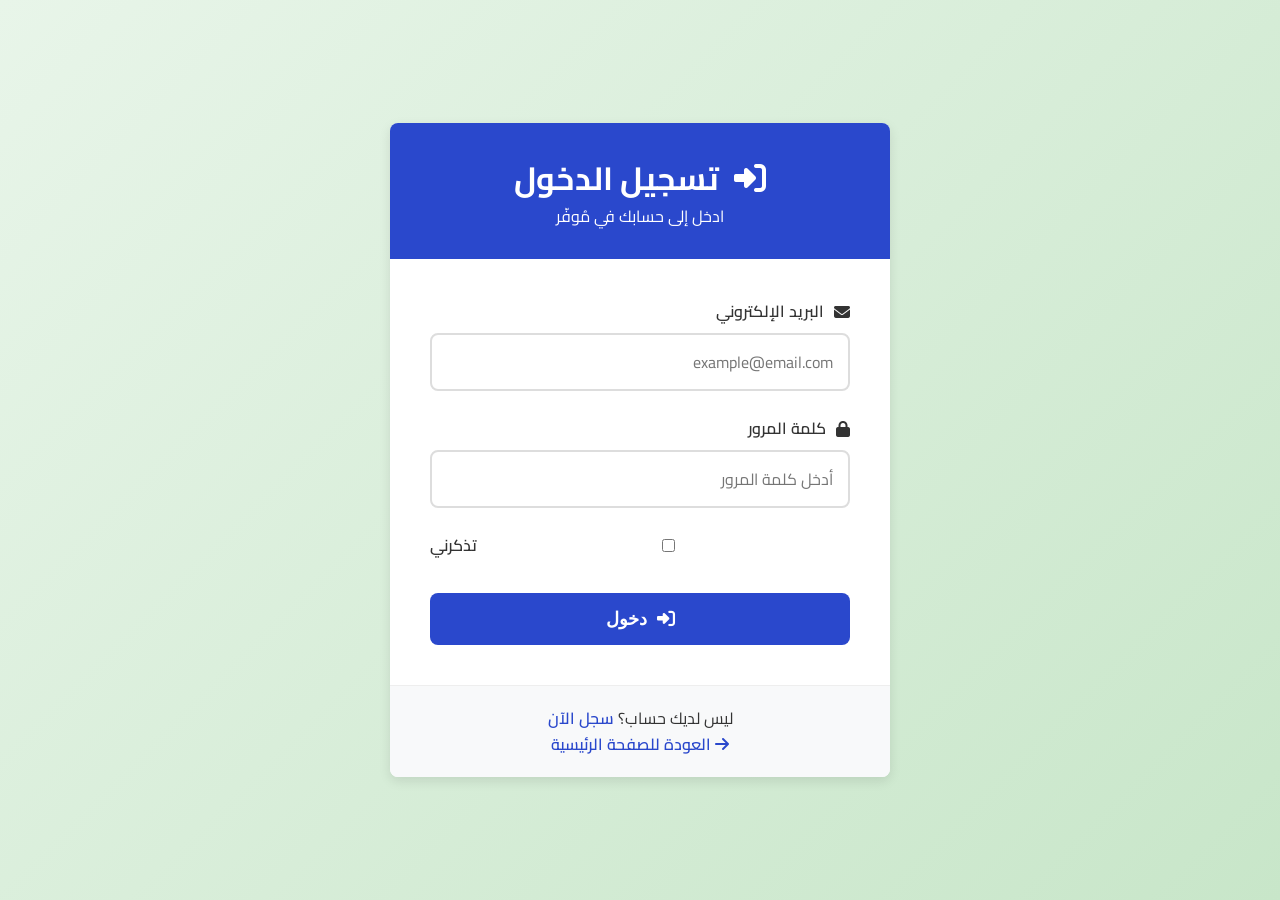
<file: login.html>
<!DOCTYPE html>
<html lang="ar" dir="rtl">
<head>
    <meta charset="UTF-8">
    <meta name="viewport" content="width=device-width, initial-scale=1, viewport-fit=cover">
    <meta name="theme-color" content="#0f0096">
    <script src="js/config.js"></script>
    <script src="js/api.js"></script>
    <title>تسجيل الدخول - مُوفّر</title>
    <link rel="stylesheet" href="css/style.css">
    <link rel="stylesheet" href="css/mobile.css">
    <link rel="stylesheet" href="https://cdnjs.cloudflare.com/ajax/libs/font-awesome/6.4.0/css/all.min.css">
    <link href="https://fonts.googleapis.com/css2?family=Cairo:wght@300;400;500;600;700&display=swap" rel="stylesheet">
</head>
<body>
    <div class="auth-page">
        <div class="auth-container">
            <div class="auth-header">
                <h2><i class="fas fa-sign-in-alt"></i> تسجيل الدخول</h2>
                <p>ادخل إلى حسابك في مُوفّر</p>
            </div>
            
            <form class="auth-form" id="loginForm">
                <div class="form-group">
                    <label for="email"><i class="fas fa-envelope"></i> البريد الإلكتروني</label>
                    <input type="email" id="email" name="email" placeholder="example@email.com" required>
                </div>
                
                <div class="form-group">
                    <label for="password"><i class="fas fa-lock"></i> كلمة المرور</label>
                    <input type="password" id="password" name="password" placeholder="أدخل كلمة المرور" required>
                </div>
                
                <div class="form-group">
                    <label>
                        <input type="checkbox" name="remember"> تذكرني
                    </label>
                </div>
                
                <button type="submit" class="btn btn-primary">
                    <i class="fas fa-sign-in-alt"></i> دخول
                </button>
            </form>
            
            <div class="auth-footer">
                <p>ليس لديك حساب؟ <a href="register.html">سجل الآن</a></p>
                <p><a href="index.html"><i class="fas fa-arrow-right"></i> العودة للصفحة الرئيسية</a></p>
            </div>
        </div>
    </div>

    <script src="js/auth.js?v=2"></script>
    <script src="js/mobile.js"></script>
</body>
</html>
</file>
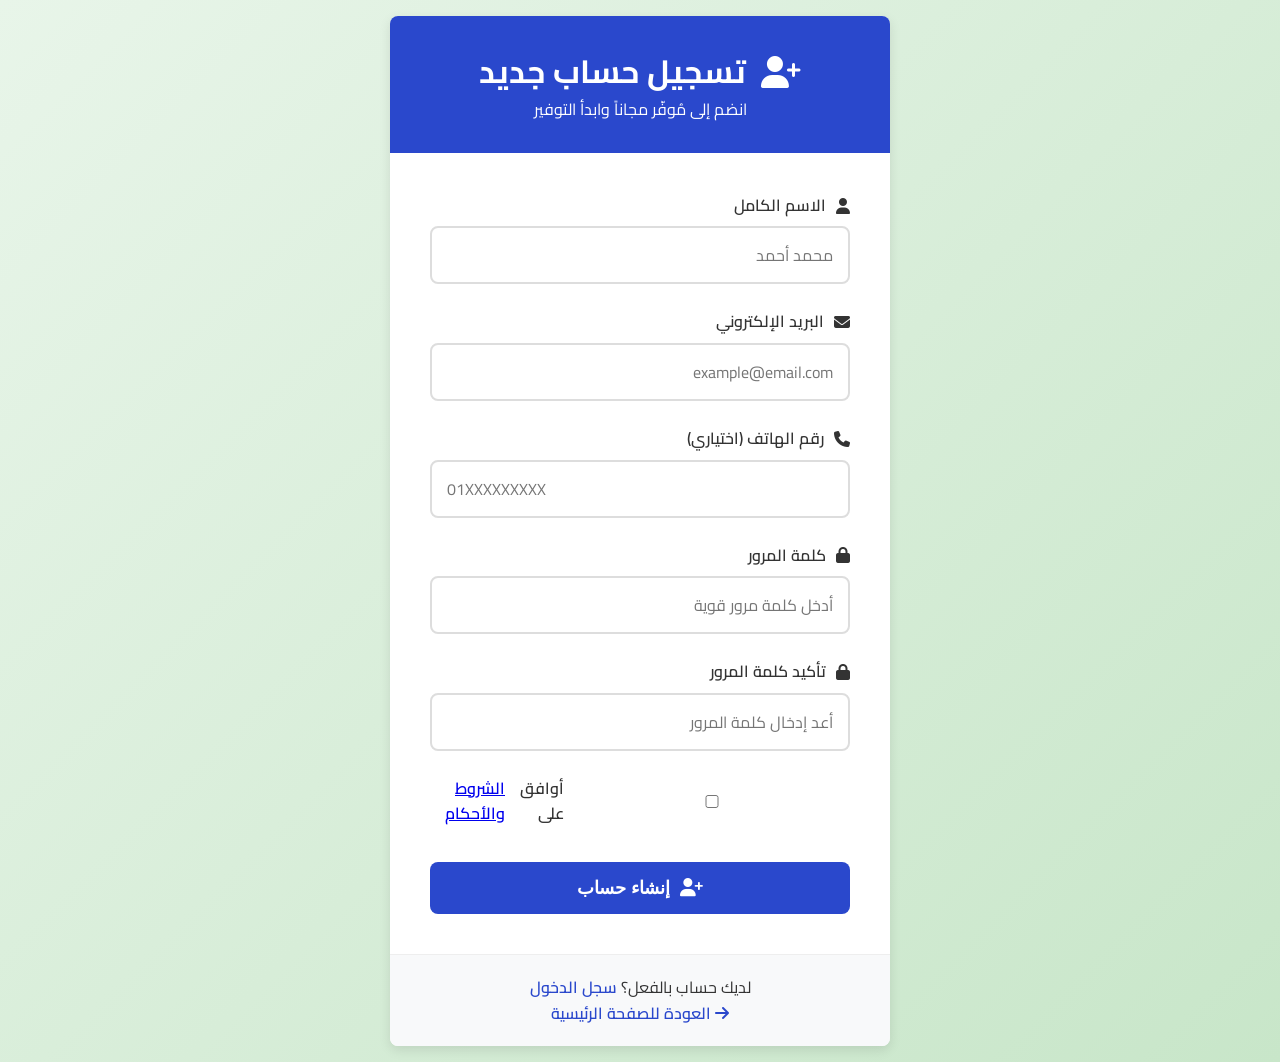
<file: register.html>
<!DOCTYPE html>
<html lang="ar" dir="rtl">
<head>
    <meta charset="UTF-8">
    <meta name="viewport" content="width=device-width, initial-scale=1, viewport-fit=cover">
    <meta name="theme-color" content="#0f0096">
    <script src="js/config.js"></script>
    <script src="js/api.js"></script>
    <title>تسجيل جديد - مُوفّر</title>
    <link rel="stylesheet" href="css/style.css">
    <link rel="stylesheet" href="css/mobile.css">
    <link rel="stylesheet" href="https://cdnjs.cloudflare.com/ajax/libs/font-awesome/6.4.0/css/all.min.css">
    <link href="https://fonts.googleapis.com/css2?family=Cairo:wght@300;400;500;600;700&display=swap" rel="stylesheet">
</head>
<body>
    <div class="auth-page">
        <div class="auth-container">
            <div class="auth-header">
                <h2><i class="fas fa-user-plus"></i> تسجيل حساب جديد</h2>
                <p>انضم إلى مُوفّر مجاناً وابدأ التوفير</p>
            </div>
            
            <form class="auth-form" id="registerForm">
                <div class="form-group">
                    <label for="fullName"><i class="fas fa-user"></i> الاسم الكامل</label>
                    <input type="text" id="fullName" name="fullName" placeholder="محمد أحمد" required>
                </div>
                
                <div class="form-group">
                    <label for="email"><i class="fas fa-envelope"></i> البريد الإلكتروني</label>
                    <input type="email" id="email" name="email" placeholder="example@email.com" required>
                </div>
                
                <div class="form-group">
                    <label for="phone"><i class="fas fa-phone"></i> رقم الهاتف (اختياري)</label>
                    <input type="tel" id="phone" name="phone" placeholder="01XXXXXXXXX">
                </div>
                
                <div class="form-group">
                    <label for="password"><i class="fas fa-lock"></i> كلمة المرور</label>
                    <input type="password" id="password" name="password" placeholder="أدخل كلمة مرور قوية" required minlength="6">
                </div>
                
                <div class="form-group">
                    <label for="confirmPassword"><i class="fas fa-lock"></i> تأكيد كلمة المرور</label>
                    <input type="password" id="confirmPassword" name="confirmPassword" placeholder="أعد إدخال كلمة المرور" required>
                </div>
                
                <div class="form-group">
                    <label>
                        <input type="checkbox" name="terms" required> أوافق على <a href="#">الشروط والأحكام</a>
                    </label>
                </div>
                
                <button type="submit" class="btn btn-primary">
                    <i class="fas fa-user-plus"></i> إنشاء حساب
                </button>
            </form>
            
            <div class="auth-footer">
                <p>لديك حساب بالفعل؟ <a href="login.html">سجل الدخول</a></p>
                <p><a href="index.html"><i class="fas fa-arrow-right"></i> العودة للصفحة الرئيسية</a></p>
            </div>
        </div>
    </div>

    <script src="js/auth.js?v=2"></script>
    <script src="js/mobile.js"></script>
</body>
</html>
</file>
<file: css/style.css>
/* التنسيقات العامة */
:root {
    --primary-color: #2a48cc;
    --primary-dark: #1b325e;
    --secondary-color: #0f0096;
    --light-color: #f8f9fa;
    --dark-color: #333;
    --gray-color: #6c757d;
    --danger-color: #dc3545;
    --success-color: #e9c811;
    --border-radius: 8px;
    --box-shadow: 0 4px 12px rgba(0, 0, 0, 0.1);
    --transition: all 0.3s ease;
}

* {
    margin: 0;
    padding: 0;
    box-sizing: border-box;
}

html {
    scroll-behavior: smooth;
}

body {
    font-family: 'Cairo', sans-serif;
    line-height: 1.6;
    color: var(--dark-color);
    background-color: #f5f5f5;
    direction: rtl;
}

.container {
    width: 100%;
    max-width: 1200px;
    margin: 0 auto;
    padding: 0 20px;
}

/* شريط التنقل */
.navbar {
    background-color: white;
    box-shadow: var(--box-shadow);
    position: sticky;
    top: 0;
    z-index: 1000;
    padding: 15px 0;
}

.navbar .container {
    display: flex;
    justify-content: space-between;
    align-items: center;
}

.logo {
    display: flex;
    align-items: center;
    text-decoration: none;
    font-size: 24px;
    font-weight: 700;
    color: var(--primary-color);
}

.logo i {
    margin-left: 10px;
    font-size: 28px;
}

.nav-links {
    display: flex;
    gap: 25px;
}

.nav-links a {
    text-decoration: none;
    color: var(--dark-color);
    font-weight: 500;
    display: flex;
    align-items: center;
    gap: 8px;
    transition: var(--transition);
    padding: 8px 12px;
    border-radius: var(--border-radius);
}

.nav-links a:hover {
    color: var(--primary-color);
    background-color: rgba(46, 125, 50, 0.1);
}

.nav-links a.active {
    color: white;
    background-color: var(--primary-color);
}

.menu-toggle {
    display: none;
    background: none;
    border: none;
    font-size: 24px;
    cursor: pointer;
    color: var(--dark-color);
}

/* قسم الهيرو */
.hero {
    padding: 80px 0;
    background: linear-gradient(135deg, #E8F5E9 0%, #C8E6C9 100%);
}

.hero .container {
    display: flex;
    align-items: center;
    justify-content: space-between;
    gap: 40px;
}

.hero-content {
    flex: 1;
}

.hero-content h1 {
    font-size: 3rem;
    margin-bottom: 20px;
    color: var(--dark-color);
    line-height: 1.2;
}

.highlight {
    color: var(--primary-color);
    background-color: rgba(46, 125, 50, 0.1);
    padding: 0 10px;
    border-radius: 5px;
}

.hero-content p {
    font-size: 1.2rem;
    color: var(--gray-color);
    margin-bottom: 30px;
    max-width: 600px;
}

.cta-buttons {
    display: flex;
    gap: 15px;
    flex-wrap: wrap;
}

.btn {
    display: inline-flex;
    align-items: center;
    justify-content: center;
    gap: 10px;
    padding: 12px 30px;
    border-radius: var(--border-radius);
    text-decoration: none;
    font-weight: 600;
    font-size: 16px;
    border: none;
    cursor: pointer;
    transition: var(--transition);
}

.btn-primary {
    background-color: var(--primary-color);
    color: white;
}

.btn-primary:hover {
    background-color: var(--primary-dark);
    transform: translateY(-3px);
}

.btn-secondary {
    background-color: white;
    color: var(--primary-color);
    border: 2px solid var(--primary-color);
}

.btn-secondary:hover {
    background-color: rgba(46, 125, 50, 0.1);
    transform: translateY(-3px);
}

.hero-image {
    flex: 1;
    text-align: center;
}

.hero-image img {
    max-width: 100%;
    height: auto;
}

/* حاسبة سريعة */
.quick-calculator {
    padding: 80px 0;
    background-color: white;
}

.quick-calculator h2 {
    text-align: center;
    font-size: 2.5rem;
    margin-bottom: 15px;
    color: var(--dark-color);
    display: flex;
    align-items: center;
    justify-content: center;
    gap: 10px;
}

.quick-calculator > p {
    text-align: center;
    color: var(--gray-color);
    margin-bottom: 40px;
    font-size: 1.1rem;
}

.calculator-form {
    max-width: 600px;
    margin: 0 auto;
    background-color: #f8f9fa;
    padding: 30px;
    border-radius: var(--border-radius);
    box-shadow: var(--box-shadow);
}

.form-group {
    margin-bottom: 25px;
}

.form-group label {
    display: block;
    margin-bottom: 8px;
    font-weight: 600;
    color: var(--dark-color);
    display: flex;
    align-items: center;
    gap: 8px;
}

.form-group input {
    width: 100%;
    padding: 12px 15px;
    border: 2px solid #ddd;
    border-radius: var(--border-radius);
    font-size: 16px;
    font-family: 'Cairo', sans-serif;
    transition: var(--transition);
}

.form-group input:focus {
    outline: none;
    border-color: var(--primary-color);
}

#quick-calculate {
    width: 100%;
    margin-top: 10px;
}

.result-box {
    margin-top: 30px;
    padding: 25px;
    background-color: white;
    border-radius: var(--border-radius);
    border-right: 5px solid var(--primary-color);
    box-shadow: var(--box-shadow);
}

.result-box h3 {
    display: flex;
    align-items: center;
    gap: 10px;
    margin-bottom: 20px;
    color: var(--primary-color);
}

.result-content {
    display: grid;
    grid-template-columns: repeat(auto-fit, minmax(200px, 1fr));
    gap: 20px;
    margin-bottom: 20px;
}

.result-content p {
    font-size: 1.1rem;
    margin-bottom: 10px;
}

.note {
    padding: 15px;
    background-color: #FFF3CD;
    border-right: 5px solid #FFC107;
    border-radius: var(--border-radius);
    color: #856404;
}

/* المميزات */
.features {
    padding: 80px 0;
    background-color: #f8f9fa;
}

.features h2 {
    text-align: center;
    font-size: 2.5rem;
    margin-bottom: 50px;
    color: var(--dark-color);
    display: flex;
    align-items: center;
    justify-content: center;
    gap: 10px;
}

.features-grid {
    display: grid;
    grid-template-columns: repeat(auto-fit, minmax(250px, 1fr));
    gap: 30px;
}

.feature-card {
    background-color: white;
    padding: 30px;
    border-radius: var(--border-radius);
    box-shadow: var(--box-shadow);
    text-align: center;
    transition: var(--transition);
}

.feature-card:hover {
    transform: translateY(-10px);
    box-shadow: 0 10px 25px rgba(0, 0, 0, 0.15);
}

.feature-icon {
    width: 70px;
    height: 70px;
    background-color: rgba(46, 125, 50, 0.1);
    border-radius: 50%;
    display: flex;
    align-items: center;
    justify-content: center;
    margin: 0 auto 20px;
}

.feature-icon i {
    font-size: 30px;
    color: var(--primary-color);
}

.feature-card h3 {
    margin-bottom: 15px;
    color: var(--dark-color);
}

.feature-card p {
    color: var(--gray-color);
}

/* كيف يعمل */
.how-it-works {
    padding: 80px 0;
    background-color: white;
}

.how-it-works h2 {
    text-align: center;
    font-size: 2.5rem;
    margin-bottom: 50px;
    color: var(--dark-color);
    display: flex;
    align-items: center;
    justify-content: center;
    gap: 10px;
}

.steps {
    display: grid;
    grid-template-columns: repeat(auto-fit, minmax(200px, 1fr));
    gap: 30px;
    counter-reset: step-counter;
}

.step {
    text-align: center;
    position: relative;
}

.step-number {
    width: 60px;
    height: 60px;
    background-color: var(--primary-color);
    color: white;
    border-radius: 50%;
    display: flex;
    align-items: center;
    justify-content: center;
    font-size: 24px;
    font-weight: 700;
    margin: 0 auto 20px;
    position: relative;
    z-index: 2;
}

.step:not(:last-child)::after {
    content: '';
    position: absolute;
    top: 30px;
    right: -15px;
    width: calc(100% - 30px);
    height: 2px;
    background-color: var(--primary-color);
    z-index: 1;
}

.step h3 {
    margin-bottom: 10px;
    color: var(--dark-color);
}

.step p {
    color: var(--gray-color);
}

/* جدول الشرائح */
.tariffs {
    padding: 80px 0;
    background-color: #f8f9fa;
}

.tariffs h2 {
    text-align: center;
    font-size: 2.5rem;
    margin-bottom: 40px;
    color: var(--dark-color);
    display: flex;
    align-items: center;
    justify-content: center;
    gap: 10px;
}

.tariff-table {
    overflow-x: auto;
}

table {
    width: 100%;
    border-collapse: collapse;
    background-color: white;
    box-shadow: var(--box-shadow);
    border-radius: var(--border-radius);
    overflow: hidden;
}

thead {
    background-color: var(--primary-color);
    color: white;
}

th, td {
    padding: 15px;
    text-align: center;
    border-bottom: 1px solid #eee;
}

tbody tr:hover {
    background-color: rgba(46, 125, 50, 0.05);
}

.highlight-row {
    background-color: #FFF3CD;
}

.important-row {
    background-color: #F8D7DA;
}

/* الفوتر */
footer {
    background-color: var(--dark-color);
    color: white;
    padding: 60px 0 30px;
}

.footer-content {
    display: grid;
    grid-template-columns: repeat(auto-fit, minmax(250px, 1fr));
    gap: 40px;
    margin-bottom: 40px;
}

.footer-section h3 {
    margin-bottom: 20px;
    color: white;
    display: flex;
    align-items: center;
    gap: 10px;
}

.footer-section p {
    color: #bbb;
    line-height: 1.8;
}

.footer-section ul {
    list-style: none;
}

.footer-section ul li {
    margin-bottom: 12px;
    display: flex;
    align-items: center;
    gap: 10px;
}

.footer-section ul li i {
    color: var(--primary-color);
}

.footer-section a {
    color: #bbb;
    text-decoration: none;
    transition: var(--transition);
}

.footer-section a:hover {
    color: var(--primary-color);
    padding-right: 5px;
}

.copyright {
    text-align: center;
    padding-top: 30px;
    border-top: 1px solid #444;
    color: #bbb;
    font-size: 14px;
}

/* صفحات التسجيل والدخول */
.auth-page {
    min-height: 100vh;
    display: flex;
    align-items: center;
    justify-content: center;
    background: linear-gradient(135deg, #E8F5E9 0%, #C8E6C9 100%);
    padding: 40px 20px;
}

.auth-container {
    width: 100%;
    max-width: 500px;
    background-color: white;
    border-radius: var(--border-radius);
    box-shadow: var(--box-shadow);
    overflow: hidden;
}

.auth-header {
    background-color: var(--primary-color);
    color: white;
    padding: 30px;
    text-align: center;
}

.auth-header h2 {
    display: flex;
    align-items: center;
    justify-content: center;
    gap: 15px;
    font-size: 2rem;
}

.auth-form {
    padding: 40px;
}

.auth-form .form-group {
    margin-bottom: 25px;
}

.auth-form .form-group label {
    display: flex;
    align-items: center;
    gap: 10px;
    margin-bottom: 8px;
    font-weight: 600;
}

.auth-form input {
    width: 100%;
    padding: 12px 15px;
    border: 2px solid #ddd;
    border-radius: var(--border-radius);
    font-size: 16px;
    font-family: 'Cairo', sans-serif;
}

.auth-form button[type="submit"] {
    width: 100%;
    margin-top: 10px;
    padding: 15px;
    font-size: 18px;
}

.auth-footer {
    text-align: center;
    padding: 20px;
    background-color: #f8f9fa;
    border-top: 1px solid #eee;
}

.auth-footer a {
    color: var(--primary-color);
    text-decoration: none;
    font-weight: 600;
}

.auth-footer a:hover {
    text-decoration: underline;
}

/* لوحة التحكم */
.dashboard {
    min-height: 100vh;
    background-color: #f5f5f5;
}

.dashboard-header {
    background-color: white;
    box-shadow: var(--box-shadow);
    padding: 20px 0;
}

.dashboard-nav {
    display: flex;
    justify-content: space-between;
    align-items: center;
}

.user-info {
    display: flex;
    align-items: center;
    gap: 15px;
}

.user-avatar {
    width: 50px;
    height: 50px;
    background-color: var(--primary-color);
    color: white;
    border-radius: 50%;
    display: flex;
    align-items: center;
    justify-content: center;
    font-size: 24px;
    font-weight: 600;
}

.dashboard-links {
    display: flex;
    gap: 15px;
}

.dashboard-links a {
    text-decoration: none;
    color: var(--dark-color);
    font-weight: 500;
    display: flex;
    align-items: center;
    gap: 8px;
    padding: 8px 15px;
    border-radius: var(--border-radius);
    transition: var(--transition);
}

.dashboard-links a:hover,
.dashboard-links a.active {
    background-color: rgba(46, 125, 50, 0.1);
    color: var(--primary-color);
}

.dashboard-content {
    padding: 40px 0;
}

.dashboard-grid {
    display: grid;
    grid-template-columns: repeat(auto-fit, minmax(300px, 1fr));
    gap: 30px;
    margin-bottom: 40px;
}

.dashboard-card {
    background-color: white;
    padding: 30px;
    border-radius: var(--border-radius);
    box-shadow: var(--box-shadow);
}

.card-header {
    display: flex;
    align-items: center;
    justify-content: space-between;
    margin-bottom: 20px;
}

.card-header h3 {
    display: flex;
    align-items: center;
    gap: 10px;
    color: var(--dark-color);
}

.card-value {
    font-size: 2.5rem;
    font-weight: 700;
    color: var(--primary-color);
    margin: 20px 0;
}

.card-details p {
    display: flex;
    justify-content: space-between;
    margin-bottom: 10px;
    padding-bottom: 10px;
    border-bottom: 1px solid #eee;
}

/* صفحة إدخال البيانات */
.appliance-form {
    background-color: white;
    padding: 30px;
    border-radius: var(--border-radius);
    box-shadow: var(--box-shadow);
    margin-bottom: 30px;
}

.appliance-form h3 {
    margin-bottom: 25px;
    display: flex;
    align-items: center;
    gap: 10px;
    color: var(--dark-color);
}

.form-row {
    display: grid;
    grid-template-columns: repeat(auto-fit, minmax(200px, 1fr));
    gap: 20px;
    margin-bottom: 20px;
}

.form-actions {
    display: flex;
    gap: 15px;
    margin-top: 30px;
}

.btn-success {
    background-color: var(--success-color);
    color: white;
}

.btn-danger {
    background-color: var(--danger-color);
    color: white;
}

.appliances-list {
    margin-top: 30px;
}

.appliance-item {
    background-color: white;
    padding: 20px;
    border-radius: var(--border-radius);
    box-shadow: var(--box-shadow);
    margin-bottom: 15px;
    display: flex;
    justify-content: space-between;
    align-items: center;
}

.appliance-info h4 {
    display: flex;
    align-items: center;
    gap: 10px;
    margin-bottom: 10px;
}

.appliance-stats {
    display: flex;
    gap: 20px;
}

.stat {
    display: flex;
    flex-direction: column;
}

.stat-label {
    font-size: 12px;
    color: var(--gray-color);
}

.stat-value {
    font-weight: 600;
    color: var(--dark-color);
}

.appliance-actions {
    display: flex;
    gap: 10px;
}

/* استجابة للهواتف */
@media (max-width: 992px) {
    .hero .container {
        flex-direction: column;
        text-align: center;
    }
    
    .hero-content h1 {
        font-size: 2.5rem;
    }
    
    .features-grid,
    .steps {
        grid-template-columns: repeat(2, 1fr);
    }
    
    .step:not(:last-child)::after {
        display: none;
    }
}

@media (max-width: 768px) {
    .nav-links {
        display: none;
    }
    
    .menu-toggle {
        display: block;
    }
    
    .hero-content h1 {
        font-size: 2rem;
    }
    
    .features-grid,
    .steps {
        grid-template-columns: 1fr;
    }
    
    .dashboard-links {
        flex-wrap: wrap;
        justify-content: center;
    }
    
    .form-row {
        grid-template-columns: 1fr;
    }
    
    .appliance-item {
        flex-direction: column;
        gap: 15px;
        align-items: flex-start;
    }
    
    .appliance-actions {
        align-self: flex-end;
    }
}

@media (max-width: 576px) {
    .container {
        padding: 0 15px;
    }
    
    .cta-buttons {
        flex-direction: column;
    }
    
    .btn {
        width: 100%;
        justify-content: center;
    }
    
    .calculator-form,
    .auth-form {
        padding: 20px;
    }
    
    .auth-container {
        border-radius: 0;
    }
}
/* إضافات لصفحة الإشعارات */
.notifications-list {
    margin-top: 20px;
}

.notification-item {
    display: flex;
    align-items: flex-start;
    padding: 20px;
    border-bottom: 1px solid #eee;
    transition: var(--transition);
}

.notification-item.unread {
    background-color: #f8f9fa;
    border-right: 5px solid var(--primary-color);
}

.notification-item:hover {
    background-color: #f5f5f5;
}

.notification-icon {
    width: 50px;
    height: 50px;
    border-radius: 50%;
    display: flex;
    align-items: center;
    justify-content: center;
    font-size: 24px;
    margin-left: 20px;
    flex-shrink: 0;
}

.notification-content {
    flex: 1;
}

.notification-content h4 {
    margin-bottom: 8px;
    color: var(--dark-color);
}

.notification-content p {
    color: var(--gray-color);
    margin-bottom: 10px;
}

.notification-meta {
    display: flex;
    gap: 20px;
    font-size: 14px;
    color: #888;
}

.notification-meta span {
    display: flex;
    align-items: center;
    gap: 5px;
}

.notification-actions {
    display: flex;
    gap: 10px;
    flex-shrink: 0;
}

/* أضف في style.css */
.remaining-days-card {
    background: white;
    border-radius: 20px;
    padding: 25px;
    box-shadow: 0 10px 30px rgba(0,0,0,0.1);
    margin-bottom: 30px;
    position: relative;
    overflow: hidden;
}

.remaining-days-card::before {
    content: '';
    position: absolute;
    top: 0;
    left: 0;
    width: 5px;
    height: 100%;
    background: linear-gradient(180deg, #0f0096, #66BB6A);
    animation: pulseHeight 2s infinite;
}

@keyframes pulseHeight {
    0%, 100% { opacity: 0.8; }
    50% { opacity: 1; }
}

.remaining-days-display {
    display: flex;
    align-items: center;
    justify-content: space-between;
    margin: 20px 0;
}

.days-number-container {
    text-align: center;
}

.days-number {
    font-size: 5rem;
    font-weight: 800;
    color: #0f0096;
    line-height: 1;
    display: inline-block;
    animation: fadeInScale 0.8s cubic-bezier(0.34, 1.56, 0.64, 1);
}

@keyframes fadeInScale {
    0% { opacity: 0; transform: scale(0.5); }
    100% { opacity: 1; transform: scale(1); }
}

.progress-ring {
    position: relative;
    width: 120px;
    height: 120px;
}

.progress-ring-fill {
    fill: none;
    stroke: #0f0096;
    stroke-width: 8;
    stroke-linecap: round;
    transform: rotate(-90deg);
    transform-origin: 50% 50%;
    transition: stroke-dashoffset 1.5s ease-in-out;
}

.progress-ring-bg {
    fill: none;
    stroke: #e0e0e0;
    stroke-width: 8;
}

.progress-text {
    position: absolute;
    top: 50%;
    left: 50%;
    transform: translate(-50%, -50%);
    font-size: 1.5rem;
    font-weight: 700;
    color: #0f0096;
}

.timeline-bar {
    width: 100%;
    height: 8px;
    background: #e0e0e0;
    border-radius: 10px;
    margin: 15px 0 5px;
    overflow: hidden;
}

.timeline-fill {
    height: 100%;
    background: linear-gradient(90deg, #0f0096, #66BB6A);
    border-radius: 10px;
    transition: width 1s cubic-bezier(0.34, 1.56, 0.64, 1);
    position: relative;
}

.timeline-fill::after {
    content: '';
    position: absolute;
    top: 0;
    right: 0;
    width: 5px;
    height: 100%;
    background: white;
    animation: moveLight 2s infinite;
}

@keyframes moveLight {
    0% { right: 0; opacity: 0; }
    50% { opacity: 1; }
    100% { right: 100%; opacity: 0; }
}

/* أضف في style.css */
.chart-container {
    background: white;
    border-radius: 25px;
    padding: 25px;
    box-shadow: 0 15px 40px rgba(0,0,0,0.1);
    margin-bottom: 30px;
    transition: all 0.3s ease;
}

.chart-container:hover {
    box-shadow: 0 20px 50px rgba(46, 125, 50, 0.15);
}

.chart-header {
    display: flex;
    justify-content: space-between;
    align-items: center;
    margin-bottom: 25px;
}

.chart-controls {
    display: flex;
    gap: 10px;
}

.chart-btn {
    padding: 8px 16px;
    border: 1px solid #e0e0e0;
    background: white;
    border-radius: 20px;
    cursor: pointer;
    transition: all 0.3s ease;
    font-family: 'Cairo', sans-serif;
}

.chart-btn.active {
    background: #0f0096;
    color: white;
    border-color: #0f0096;
}

.chart-btn:hover {
    background: #f5f5f5;
}

.chart-btn.active:hover {
    background: #1B5E20;
}

.chart-wrapper {
    position: relative;
    min-height: 400px;
}

@keyframes drawChart {
    from { opacity: 0; transform: scale(0.95); }
    to { opacity: 1; transform: scale(1); }
}

canvas {
    animation: drawChart 1s ease-out;
}

.chart-insights {
    margin-top: 25px;
    padding: 20px;
    background: linear-gradient(135deg, #f5f7fa 0%, #f8f9fc 100%);
    border-radius: 15px;
    border-right: 5px solid #0f0096;
}
/* file: [style.css] */
/* ... (الكود السابق) ... */

/* ========== شرح تفاعلي للعداد و الأجهزة ========== */
.help-trigger {
    position: fixed;
    bottom: 30px;
    left: 30px;
    z-index: 99;
}

.help-button {
    width: 60px;
    height: 60px;
    border-radius: 50%;
    background: linear-gradient(135deg, var(--primary-color), var(--primary-dark));
    color: white;
    border: none;
    box-shadow: 0 4px 15px rgba(0,0,0,0.3);
    cursor: pointer;
    display: flex;
    align-items: center;
    justify-content: center;
    font-size: 24px;
    transition: var(--transition);
    animation: pulse 2s infinite;
}

.help-button:hover {
    transform: scale(1.1);
    box-shadow: 0 6px 20px rgba(0,0,0,0.4);
}

@keyframes pulse {
    0% { box-shadow: 0 0 0 0 rgba(46, 125, 50, 0.7); }
    70% { box-shadow: 0 0 0 15px rgba(46, 125, 50, 0); }
    100% { box-shadow: 0 0 0 0 rgba(46, 125, 50, 0); }
}

/* المودال الخاص بالشرح */
.help-modal {
    display: none;
    position: fixed;
    top: 0;
    left: 0;
    width: 100%;
    height: 100%;
    background-color: rgba(0, 0, 0, 0.7);
    z-index: 1000;
    justify-content: center;
    align-items: center;
    backdrop-filter: blur(5px);
}

.help-modal.active {
    display: flex;
}

.help-modal-content {
    background-color: white;
    width: 90%;
    max-width: 1000px;
    max-height: 90vh;
    border-radius: 25px;
    box-shadow: 0 25px 50px -12px rgba(0, 0, 0, 0.5);
    overflow: hidden;
    display: flex;
    flex-direction: column;
    animation: modalSlideUp 0.4s ease;
}

@keyframes modalSlideUp {
    from { transform: translateY(50px); opacity: 0; }
    to { transform: translateY(0); opacity: 1; }
}

.help-modal-header {
    padding: 20px 25px;
    background: linear-gradient(135deg, var(--primary-color), var(--primary-dark));
    color: white;
    display: flex;
    justify-content: space-between;
    align-items: center;
}

.help-modal-header h2 {
    display: flex;
    align-items: center;
    gap: 10px;
    margin: 0;
    color: white;
}

.help-close-btn {
    background: none;
    border: none;
    color: white;
    font-size: 28px;
    cursor: pointer;
    transition: var(--transition);
    line-height: 1;
}

.help-close-btn:hover {
    transform: rotate(90deg);
}

.help-modal-body {
    padding: 25px;
    overflow-y: auto;
    background-color: #f8f9fa;
}

/* تذييل المودال */
.help-modal-footer {
    padding: 15px 25px;
    background-color: white;
    border-top: 2px solid #e9ecef;
    text-align: left;
}

/* أزرار التنقل بين التبويبات */
.help-tabs {
    display: flex;
    gap: 10px;
    margin-bottom: 25px;
    border-bottom: 2px solid #dee2e6;
    padding-bottom: 10px;
}

.help-tab {
    padding: 10px 25px;
    border: none;
    background: white;
    border-radius: 30px;
    font-family: 'Cairo', sans-serif;
    font-weight: 600;
    color: var(--dark-color);
    cursor: pointer;
    transition: var(--transition);
    display: flex;
    align-items: center;
    gap: 8px;
    box-shadow: 0 2px 5px rgba(0,0,0,0.05);
}

.help-tab i {
    color: var(--primary-color);
}

.help-tab.active {
    background: var(--primary-color);
    color: white;
}

.help-tab.active i {
    color: white;
}

.help-tab:hover:not(.active) {
    background: #e9ecef;
}

/* محتوى التبويبات */
.help-tab-content {
    display: none;
    animation: fadeIn 0.5s ease;
}

.help-tab-content.active {
    display: block;
}

@keyframes fadeIn {
    from { opacity: 0; }
    to { opacity: 1; }
}

/* ===== التبويب الأول: شرح الأجهزة ===== */
.appliance-help-grid {
    display: grid;
    grid-template-columns: repeat(auto-fit, minmax(300px, 1fr));
    gap: 20px;
    margin-bottom: 30px;
}

.appliance-help-card {
    background: white;
    border-radius: 20px;
    padding: 20px;
    box-shadow: 0 5px 15px rgba(0,0,0,0.05);
    border: 1px solid #e9ecef;
    transition: var(--transition);
}

.appliance-help-card:hover {
    transform: translateY(-5px);
    box-shadow: 0 15px 30px rgba(46, 125, 50, 0.15);
    border-color: var(--primary-color);
}

.appliance-help-icon {
    width: 60px;
    height: 60px;
    background: rgba(46, 125, 50, 0.1);
    border-radius: 50%;
    display: flex;
    align-items: center;
    justify-content: center;
    margin-bottom: 15px;
}

.appliance-help-icon i {
    font-size: 28px;
    color: var(--primary-color);
}

.appliance-help-card h4 {
    margin-bottom: 10px;
    color: var(--dark-color);
    font-size: 1.2rem;
}

.power-badge {
    display: inline-block;
    background: #E8F5E9;
    color: var(--primary-color);
    padding: 5px 12px;
    border-radius: 20px;
    font-weight: 600;
    margin: 10px 0;
    border: 1px solid rgba(46, 125, 50, 0.2);
}

.appliance-help-card ul {
    list-style: none;
    padding: 0;
}

.appliance-help-card ul li {
    margin-bottom: 8px;
    font-size: 14px;
    color: var(--gray-color);
    display: flex;
    align-items: center;
    gap: 8px;
}

.appliance-help-card ul li i {
    color: var(--primary-color);
    font-size: 12px;
}

/* ===== التبويب الثاني: شرح العداد ===== */
.meter-showcase {
    display: flex;
    flex-direction: column;
    align-items: center;
    margin-bottom: 30px;
}

.meter-image-container {
    position: relative;
    max-width: 400px;
    margin: 20px auto;
    border-radius: 30px;
    overflow: hidden;
    box-shadow: 0 20px 40px rgba(0,0,0,0.2);
    border: 4px solid white;
}

.meter-image {
    width: 100%;
    height: auto;
    display: block;
    background-color: #f0f0f0; /* لون خلفية افتراضي للصورة */
}

/* نقاط التفاعل (Hotspots) على صورة العداد */
.meter-hotspot {
    position: absolute;
    width: 40px;
    height: 40px;
    background: rgba(255, 255, 255, 0.9);
    border-radius: 50%;
    display: flex;
    align-items: center;
    justify-content: center;
    cursor: pointer;
    box-shadow: 0 4px 10px rgba(0,0,0,0.3);
    transition: all 0.3s ease;
    border: 3px solid var(--primary-color);
    font-weight: bold;
    color: var(--primary-color);
}

.meter-hotspot:hover {
    transform: scale(1.2);
    background: var(--primary-color);
    color: white;
    border-color: white;
}

.meter-hotspot .hotspot-tooltip {
    position: absolute;
    bottom: 100%;
    left: 50%;
    transform: translateX(-50%);
    background: var(--dark-color);
    color: white;
    padding: 8px 15px;
    border-radius: 25px;
    font-size: 14px;
    white-space: nowrap;
    margin-bottom: 10px;
    opacity: 0;
    visibility: hidden;
    transition: all 0.3s ease;
    pointer-events: none;
    box-shadow: 0 5px 15px rgba(0,0,0,0.3);
    z-index: 10;
}

.meter-hotspot:hover .hotspot-tooltip {
    opacity: 1;
    visibility: visible;
    bottom: 120%;
}

/* منطقة شرح الشحن */
.recharge-steps {
    background: white;
    border-radius: 25px;
    padding: 25px;
    margin-top: 30px;
    border: 2px solid #e9ecef;
}

.recharge-steps h3 {
    color: var(--primary-color);
    margin-bottom: 20px;
    display: flex;
    align-items: center;
    gap: 10px;
}

.step-item {
    display: flex;
    align-items: center;
    gap: 20px;
    margin-bottom: 20px;
    padding: 15px;
    background: #f8f9fa;
    border-radius: 15px;
    transition: var(--transition);
}

.step-item:hover {
    background: #E8F5E9;
    transform: translateX(-5px);
}

.step-number {
    width: 40px;
    height: 40px;
    background: var(--primary-color);
    color: white;
    border-radius: 50%;
    display: flex;
    align-items: center;
    justify-content: center;
    font-weight: 700;
    font-size: 20px;
    flex-shrink: 0;
}

.step-text {
    flex: 1;
}

.step-text strong {
    display: block;
    margin-bottom: 5px;
    color: var(--dark-color);
}

.step-text p {
    color: var(--gray-color);
    margin: 0;
    font-size: 14px;
}

/* استجابة للهواتف */
@media (max-width: 768px) {
    .help-tabs {
        flex-direction: column;
    }
    
    .meter-hotspot {
        width: 30px;
        height: 30px;
        font-size: 14px;
    }
    
    .meter-hotspot .hotspot-tooltip {
        font-size: 12px;
        padding: 5px 10px;
    }
    
    .step-item {
        flex-direction: column;
        text-align: center;
    }
}
</file>
<file: css/mobile.css>
/* Mobile-first overrides — loaded after style.css on every page */

html { -webkit-text-size-adjust: 100%; }
body { overflow-x: hidden; -webkit-tap-highlight-color: transparent; }
img, canvas, svg, video { max-width: 100%; }
canvas { height: auto; }
table { max-width: 100%; }

/* Toast + loading veil (api.js) */
#mowafr-veil { position: fixed; inset: 0; z-index: 99999; background: rgba(255,255,255,.85); display: flex; align-items: center; justify-content: center; }
#mowafr-veil .spin { width: 42px; height: 42px; border: 4px solid #d9dcf5; border-top-color: var(--secondary-color, #0f0096); border-radius: 50%; animation: mowafr-spin .8s linear infinite; }
@keyframes mowafr-spin { to { transform: rotate(360deg); } }
#mowafr-toast { position: fixed; z-index: 99998; left: 50%; transform: translate(-50%, 20px); bottom: calc(80px + env(safe-area-inset-bottom)); max-width: 90vw; background: #222; color: #fff; padding: 12px 18px; border-radius: 12px; font-size: 14px; opacity: 0; pointer-events: none; transition: opacity .25s, transform .25s; text-align: center; }
#mowafr-toast.show { opacity: 1; transform: translate(-50%, 0); }
#mowafr-toast.error { background: #b71c1c; }

/* Inline auth messages + busy buttons */
.auth-message { padding: 12px 14px; border-radius: 10px; margin-bottom: 14px; font-size: 15px; line-height: 1.5; }
.auth-message.error { background: #fdecea; color: #b71c1c; border: 1px solid #f5c2c0; }
.auth-message.success { background: #e8f5e9; color: #1b5e20; border: 1px solid #b7dfb9; }
button.is-busy { opacity: .7; cursor: wait; }

/* Bottom tab bar (injected by mobile.js on app pages) */
.mobile-tabbar { display: none; }

@media (max-width: 768px) {
  body.has-tabbar { padding-bottom: calc(68px + env(safe-area-inset-bottom)); }

  /* top header: logo + avatar only, links move to the tab bar */
  .dashboard-header { position: sticky; top: 0; z-index: 50; padding-top: env(safe-area-inset-top); }
  .dashboard-nav { flex-wrap: nowrap; gap: 10px; padding: 8px 0; }
  .dashboard-nav .dashboard-links { display: none; }
  .dashboard-nav .user-info { margin-inline-start: auto; gap: 8px; min-width: 0; }
  .dashboard-nav .user-info p { white-space: nowrap; overflow: hidden; text-overflow: ellipsis; max-width: 42vw; }
  .dashboard-nav .user-info p + p, .dashboard-nav .user-info div p:nth-child(2) { display: none; }

  .mobile-tabbar {
    display: flex; position: fixed; z-index: 60; inset-inline: 0; bottom: 0;
    background: #fff; border-top: 1px solid #e3e5ee; box-shadow: 0 -4px 16px rgba(0,0,0,.08);
    padding: 6px 4px calc(6px + env(safe-area-inset-bottom));
  }
  .mobile-tabbar a {
    flex: 1; display: flex; flex-direction: column; align-items: center; gap: 2px; min-height: 52px; justify-content: center;
    color: var(--gray-color, #6c757d); text-decoration: none; font-size: 11px; border-radius: 10px; font-weight: 600;
  }
  .mobile-tabbar a i { font-size: 19px; }
  .mobile-tabbar a.active { color: var(--secondary-color, #0f0096); background: rgba(15,0,150,.07); }

  /* public landing nav: working hamburger */
  .navbar .nav-links.open, .nav-links.open {
    display: flex !important; flex-direction: column; position: absolute; top: 100%; inset-inline: 0;
    background: #fff; padding: 10px 15px 16px; box-shadow: 0 10px 20px rgba(0,0,0,.12); z-index: 70;
  }
  .nav-links.open a { padding: 14px 12px; font-size: 16px; }
  .menu-toggle { padding: 10px; min-width: 44px; min-height: 44px; }

  /* layout */
  .container { padding: 0 14px; }
  .dashboard-content { padding: 16px 0; }
  .dashboard-content h1, main h1 { font-size: 1.4rem !important; margin-bottom: 16px !important; }
  .dashboard-grid { grid-template-columns: 1fr !important; gap: 12px !important; }
  body.page-dashboard .dashboard-grid { grid-template-columns: 1fr 1fr !important; }
  .dashboard-card { padding: 14px !important; border-radius: 14px; }
  .dashboard-card .card-value { font-size: 1.35rem; }
  .card-header h3 { font-size: 1rem; }
  .form-row { grid-template-columns: 1fr !important; }
  [style*="grid-template-columns"] { grid-template-columns: 1fr !important; }

  /* inputs: 16px stops iOS zoom, 44px+ touch targets */
  input, select, textarea { font-size: 16px !important; min-height: 46px; width: 100%; }
  input[type="checkbox"], input[type="radio"] { width: 22px; min-height: 22px; }
  .btn, button { min-height: 46px; }
  .btn { width: 100%; justify-content: center; }
  .modal-actions { flex-direction: column-reverse; gap: 10px; }

  /* charts */
  .chart-container, [class*="chart"] { max-width: 100%; }
  .chart-container { height: 260px !important; position: relative; }

  /* tables scroll sideways inside their own box */
  .table-wrap, .tariff-table-wrap { overflow-x: auto; -webkit-overflow-scrolling: touch; }
  table { display: block; overflow-x: auto; white-space: nowrap; }

  /* profile tabs: horizontal scroll */
  .profile-tabs, .tabs, .help-tabs { display: flex; overflow-x: auto; flex-wrap: nowrap !important; flex-direction: row !important; gap: 8px; -webkit-overflow-scrolling: touch; scrollbar-width: none; }
  .profile-tabs::-webkit-scrollbar, .tabs::-webkit-scrollbar, .help-tabs::-webkit-scrollbar { display: none; }
  .profile-tabs > *, .tabs > *, .help-tabs > * { flex: 0 0 auto; white-space: nowrap; }

  /* modals fit the screen */
  .password-modal-content, [class*="modal-content"] { width: 94vw !important; max-width: 94vw !important; max-height: 88vh; overflow-y: auto; }

  /* footer */
  footer .footer-content, .footer-content { grid-template-columns: 1fr !important; text-align: center; }
}

@media (max-width: 380px) {
  body.page-dashboard .dashboard-grid { grid-template-columns: 1fr !important; }
}

/* Auth pages */
.auth-page { min-height: 100dvh; display: flex; align-items: center; justify-content: center; padding: max(16px, env(safe-area-inset-top)) 12px max(16px, env(safe-area-inset-bottom)); }
@media (max-width: 576px) {
  .auth-container { width: 100%; border-radius: 16px !important; }
  .auth-form { padding: 18px !important; }
}

/* Respect users who prefer less motion */
@media (prefers-reduced-motion: reduce) { * { animation: none !important; transition: none !important; scroll-behavior: auto !important; } }

/* Printing: hide mobile chrome */
@media print { .mobile-tabbar, #mowafr-toast, #mowafr-veil { display: none !important; } body.has-tabbar { padding-bottom: 0; } }
</file>
